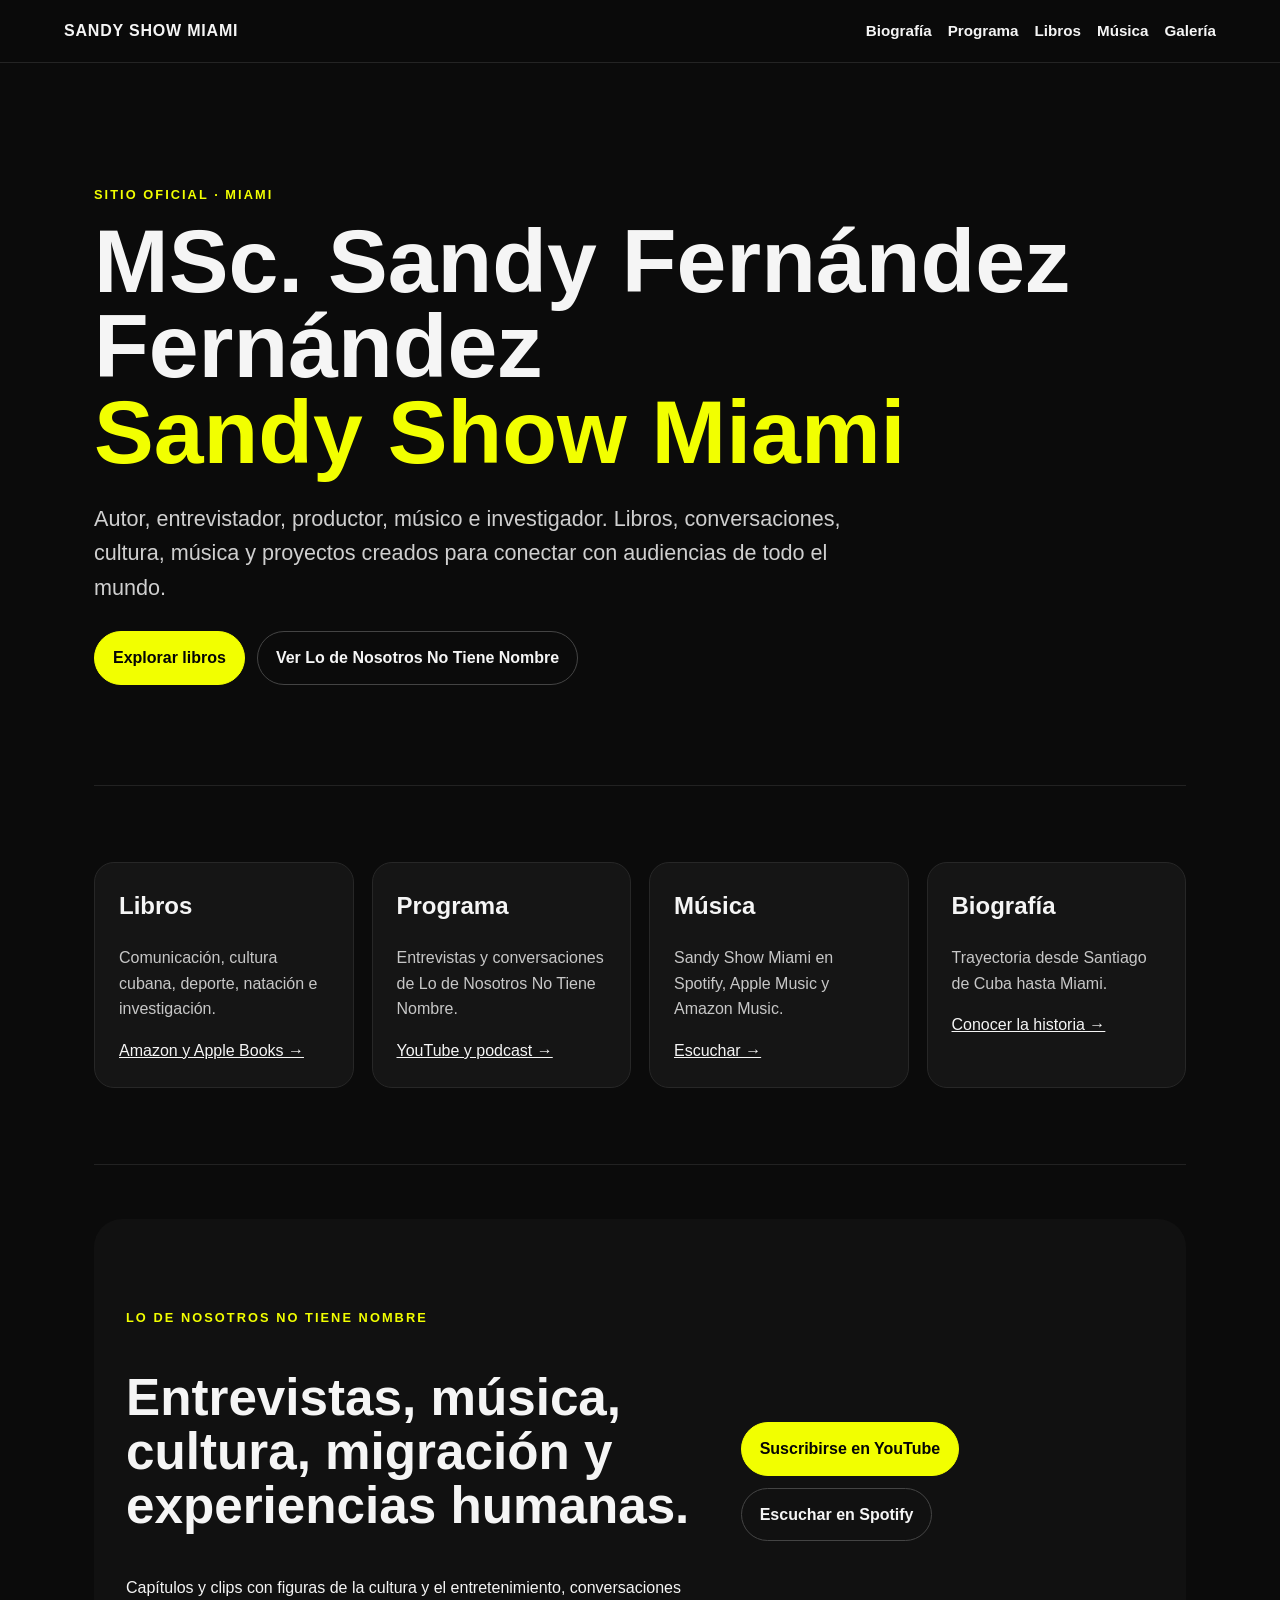
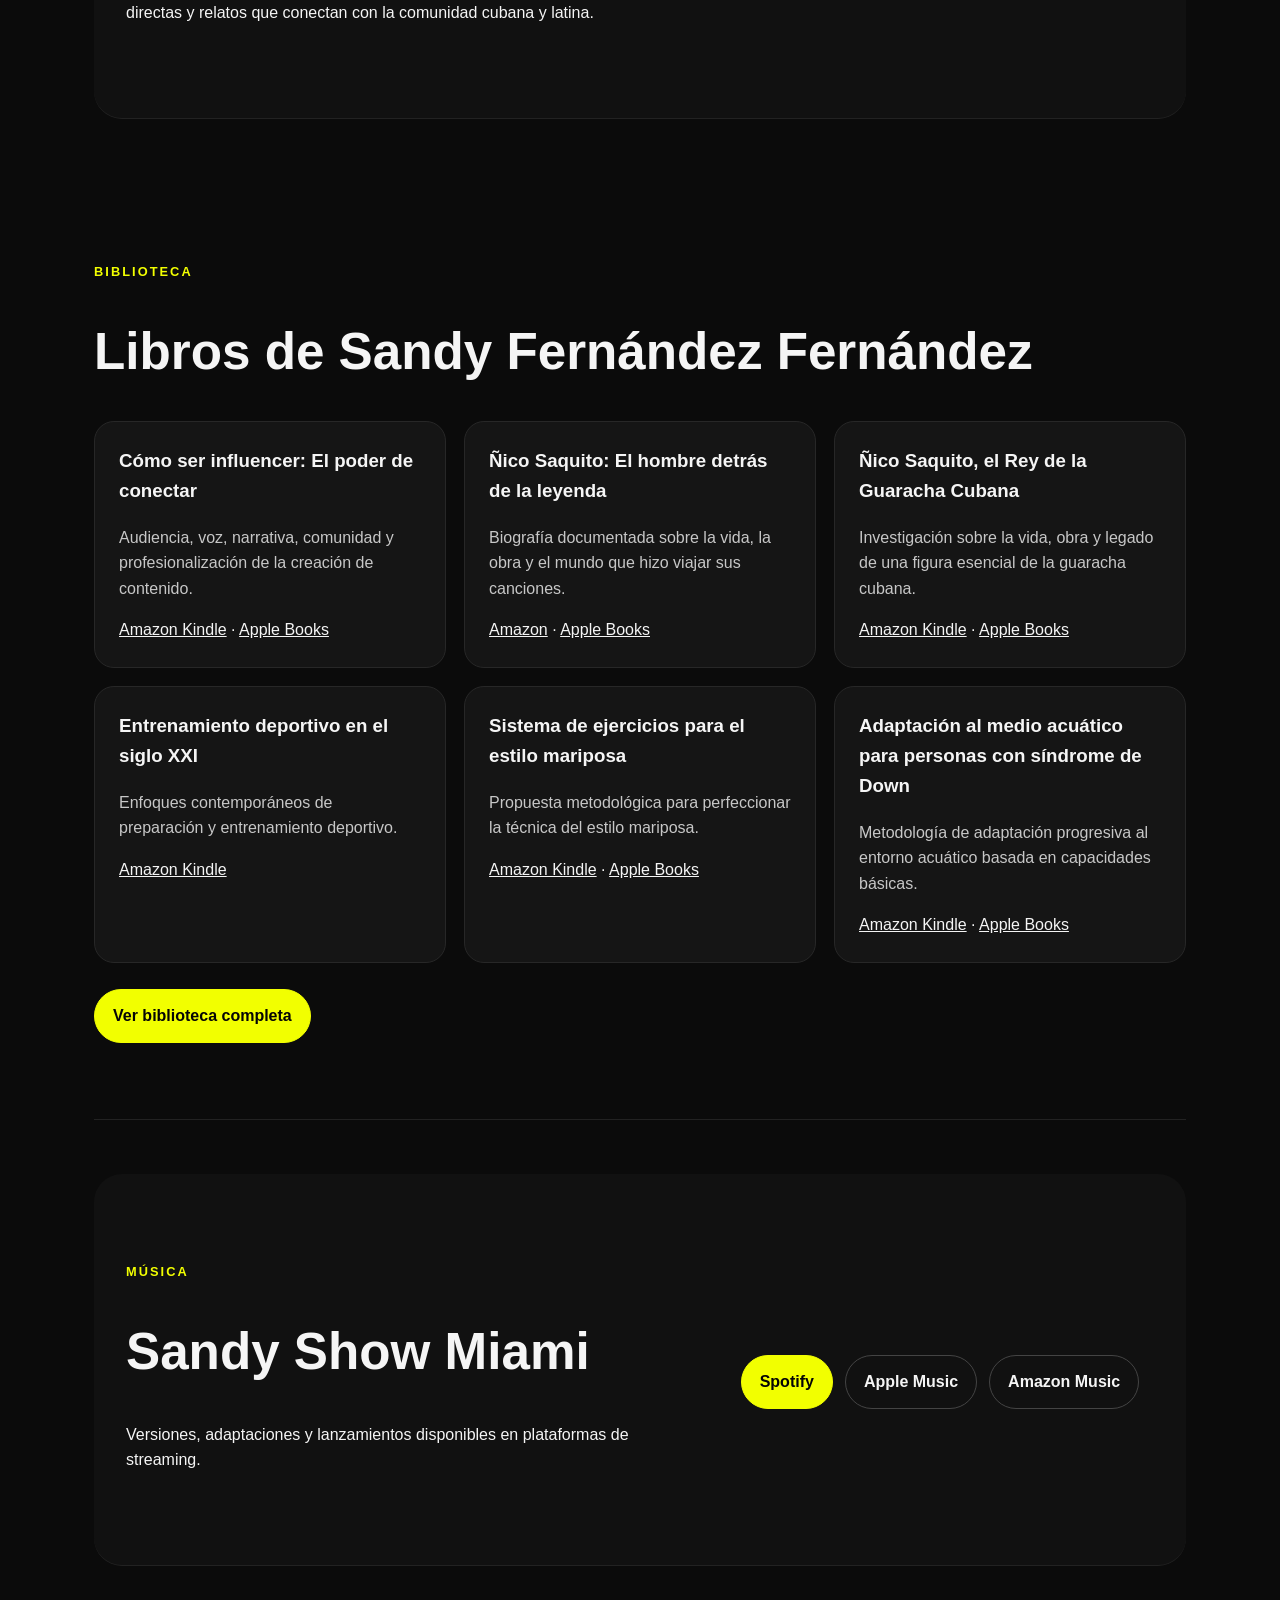
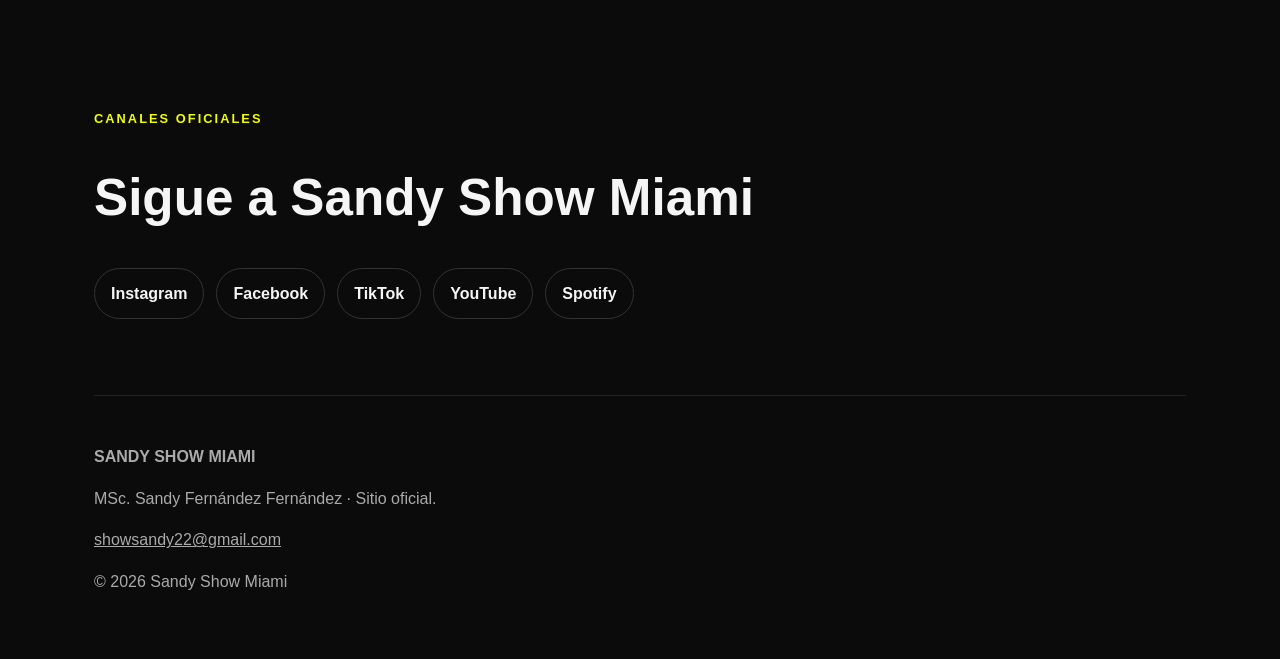
<file: index.html>
<!doctype html>
<html lang="es">
<head>
  <meta charset="utf-8">
  <meta name="viewport" content="width=device-width,initial-scale=1">
  <title>Sandy Show Miami | MSc. Sandy Fernández Fernández — Libros, Podcast, Música y Medios</title>
  <meta name="description" content="Sitio oficial de MSc. Sandy Fernández Fernández, conocido como Sandy Show Miami. Libros en Amazon y Apple Books, Lo de Nosotros No Tiene Nombre, música, biografía, galería y proyectos de medios desde Miami.">
  <meta name="keywords" content="Sandy Show Miami,Sandy Fernández Fernández,Lo de Nosotros No Tiene Nombre,libros Sandy Fernández,Ñico Saquito,guaracha cubana,marketing digital,influencer,natación mariposa,síndrome de Down,deporte,podcast cubano,música cubana">
  <meta name="author" content="MSc. Sandy Fernández Fernández">
  <meta name="robots" content="index,follow,max-image-preview:large,max-snippet:-1,max-video-preview:-1">
  <link rel="canonical" href="https://sandyshowmiami.com/">
  <link rel="stylesheet" href="/styles.css">
  <link rel="manifest" href="/site.webmanifest">
  <meta property="og:type" content="website">
  <meta property="og:site_name" content="Sandy Show Miami">
  <meta property="og:title" content="Sandy Show Miami | MSc. Sandy Fernández Fernández">
  <meta property="og:description" content="Libros, entrevistas, música, investigación, marketing y trayectoria de Sandy Fernández Fernández — Sandy Show Miami.">
  <meta property="og:url" content="https://sandyshowmiami.com/">
  <meta name="twitter:card" content="summary_large_image">
  <script type="application/ld+json">
  {
    "@context":"https://schema.org",
    "@graph":[
      {
        "@type":"Person",
        "@id":"https://sandyshowmiami.com/#person",
        "name":"MSc. Sandy Fernández Fernández",
        "alternateName":["Sandy Fernández Fernández","Sandy Show Miami","Sandy Show"],
        "url":"https://sandyshowmiami.com/",
        "jobTitle":["Autor","Entrevistador","Productor","Músico","Investigador"],
        "sameAs":[
          "https://www.instagram.com/sandyshowmiami/",
          "https://www.facebook.com/sandyshowmiami/",
          "https://www.tiktok.com/@sandyshowmiami",
          "https://www.youtube.com/@LoDeNosotrosNoTieneNombre",
          "https://open.spotify.com/artist/2z1c8f51dQQsOuAaoIiLI3",
          "https://music.apple.com/us/artist/sandy-show-miami/6783455339"
        ]
      },
      {
        "@type":"Organization",
        "@id":"https://sandyshowmiami.com/#brand",
        "name":"Sandy Show Miami",
        "url":"https://sandyshowmiami.com/",
        "founder":{"@id":"https://sandyshowmiami.com/#person"},
        "sameAs":[
          "https://www.instagram.com/sandyshowmiami/",
          "https://www.facebook.com/sandyshowmiami/",
          "https://www.tiktok.com/@sandyshowmiami"
        ]
      },
      {
        "@type":"PodcastSeries",
        "@id":"https://sandyshowmiami.com/programa#podcast",
        "name":"Lo de Nosotros No Tiene Nombre",
        "url":"https://sandyshowmiami.com/programa",
        "creator":{"@id":"https://sandyshowmiami.com/#person"},
        "sameAs":[
          "https://www.youtube.com/@LoDeNosotrosNoTieneNombre",
          "https://open.spotify.com/show/033Y5hWuuSFOrQjXO4KJoz"
        ]
      },
      {
        "@type":"WebSite",
        "@id":"https://sandyshowmiami.com/#website",
        "url":"https://sandyshowmiami.com/",
        "name":"Sandy Show Miami",
        "publisher":{"@id":"https://sandyshowmiami.com/#brand"},
        "inLanguage":["es","en"]
      }
    ]
  }
  </script>
</head>
<body>
<header class="site-header">
  <a class="brand" href="/">SANDY SHOW MIAMI</a>
  <nav aria-label="Principal">
    <a href="/biografia">Biografía</a><a href="/programa">Programa</a><a href="/libro">Libros</a><a href="/musica">Música</a><a href="/galeria">Galería</a>
  </nav>
</header>

<main>
<section class="hero">
  <p class="eyebrow">SITIO OFICIAL · MIAMI</p>
  <h1>MSc. Sandy Fernández Fernández <span>Sandy Show Miami</span></h1>
  <p class="lead">Autor, entrevistador, productor, músico e investigador. Libros, conversaciones, cultura, música y proyectos creados para conectar con audiencias de todo el mundo.</p>
  <div class="actions"><a class="btn primary" href="/libro">Explorar libros</a><a class="btn" href="/programa">Ver Lo de Nosotros No Tiene Nombre</a></div>
</section>

<section class="grid four" aria-label="Áreas principales">
  <article><h2>Libros</h2><p>Comunicación, cultura cubana, deporte, natación e investigación.</p><a href="/libro">Amazon y Apple Books →</a></article>
  <article><h2>Programa</h2><p>Entrevistas y conversaciones de Lo de Nosotros No Tiene Nombre.</p><a href="/programa">YouTube y podcast →</a></article>
  <article><h2>Música</h2><p>Sandy Show Miami en Spotify, Apple Music y Amazon Music.</p><a href="/musica">Escuchar →</a></article>
  <article><h2>Biografía</h2><p>Trayectoria desde Santiago de Cuba hasta Miami.</p><a href="/biografia">Conocer la historia →</a></article>
</section>

<section class="spotlight">
  <div><p class="eyebrow">LO DE NOSOTROS NO TIENE NOMBRE</p><h2>Entrevistas, música, cultura, migración y experiencias humanas.</h2><p>Capítulos y clips con figuras de la cultura y el entretenimiento, conversaciones directas y relatos que conectan con la comunidad cubana y latina.</p></div>
  <div class="actions"><a class="btn primary" href="https://www.youtube.com/@LoDeNosotrosNoTieneNombre" target="_blank" rel="noopener">Suscribirse en YouTube</a><a class="btn" href="https://open.spotify.com/show/033Y5hWuuSFOrQjXO4KJoz" target="_blank" rel="noopener">Escuchar en Spotify</a></div>
</section>

<section>
  <p class="eyebrow">BIBLIOTECA</p>
  <h2>Libros de Sandy Fernández Fernández</h2>
  <div class="grid three">
    <article><h3>Cómo ser influencer: El poder de conectar</h3><p>Audiencia, voz, narrativa, comunidad y profesionalización de la creación de contenido.</p><a href="https://www.amazon.com/dp/B0HDKDR2WD">Amazon Kindle</a> · <a href="https://books.apple.com/us/book/how-to-be-an-influencer/id6807143256">Apple Books</a></article>
    <article><h3>Ñico Saquito: El hombre detrás de la leyenda</h3><p>Biografía documentada sobre la vida, la obra y el mundo que hizo viajar sus canciones.</p><a href="https://a.co/d/000w4yb0">Amazon</a> · <a href="https://books.apple.com/us/book/%C3%B1ico-saquito/id6804259719">Apple Books</a></article>
    <article><h3>Ñico Saquito, el Rey de la Guaracha Cubana</h3><p>Investigación sobre la vida, obra y legado de una figura esencial de la guaracha cubana.</p><a href="https://www.amazon.com/dp/B0GX5HVBYL">Amazon Kindle</a> · <a href="https://books.apple.com/us/book/%C3%B1ico-saquito/id6804259518">Apple Books</a></article>
    <article><h3>Entrenamiento deportivo en el siglo XXI</h3><p>Enfoques contemporáneos de preparación y entrenamiento deportivo.</p><a href="https://www.amazon.com/dp/B0H9PNRBVY">Amazon Kindle</a></article>
    <article><h3>Sistema de ejercicios para el estilo mariposa</h3><p>Propuesta metodológica para perfeccionar la técnica del estilo mariposa.</p><a href="https://www.amazon.com/dp/B0H9JCRZ8W">Amazon Kindle</a> · <a href="https://books.apple.com/us/book/a-system-of-exercises-for-improving-butterfly/id6804263588">Apple Books</a></article>
    <article><h3>Adaptación al medio acuático para personas con síndrome de Down</h3><p>Metodología de adaptación progresiva al entorno acuático basada en capacidades básicas.</p><a href="https://www.amazon.com/dp/B0H9PJOBRH">Amazon Kindle</a> · <a href="https://books.apple.com/mx/book/adaptaci%C3%B3n-al-medio-acu%C3%A1tico/id6804256939">Apple Books</a></article>
  </div>
  <div class="actions"><a class="btn primary" href="/libro">Ver biblioteca completa</a></div>
</section>

<section class="spotlight">
  <div><p class="eyebrow">MÚSICA</p><h2>Sandy Show Miami</h2><p>Versiones, adaptaciones y lanzamientos disponibles en plataformas de streaming.</p></div>
  <div class="actions"><a class="btn primary" href="https://open.spotify.com/artist/2z1c8f51dQQsOuAaoIiLI3">Spotify</a><a class="btn" href="https://music.apple.com/us/artist/sandy-show-miami/6783455339">Apple Music</a><a class="btn" href="https://music.amazon.com/artists/B0H6GC23J3/sandy-show-miami">Amazon Music</a></div>
</section>

<section>
  <p class="eyebrow">CANALES OFICIALES</p><h2>Sigue a Sandy Show Miami</h2>
  <div class="socials">
    <a href="https://www.instagram.com/sandyshowmiami/">Instagram</a>
    <a href="https://www.facebook.com/sandyshowmiami/">Facebook</a>
    <a href="https://www.tiktok.com/@sandyshowmiami">TikTok</a>
    <a href="https://www.youtube.com/@LoDeNosotrosNoTieneNombre">YouTube</a>
    <a href="https://open.spotify.com/artist/2z1c8f51dQQsOuAaoIiLI3">Spotify</a>
  </div>
</section>
</main>

<footer><strong>SANDY SHOW MIAMI</strong><p>MSc. Sandy Fernández Fernández · Sitio oficial.</p><p><a href="mailto:showsandy22@gmail.com">showsandy22@gmail.com</a></p><p>© 2026 Sandy Show Miami</p></footer>
<script src="/script.js" defer></script>
</body></html>
</file>
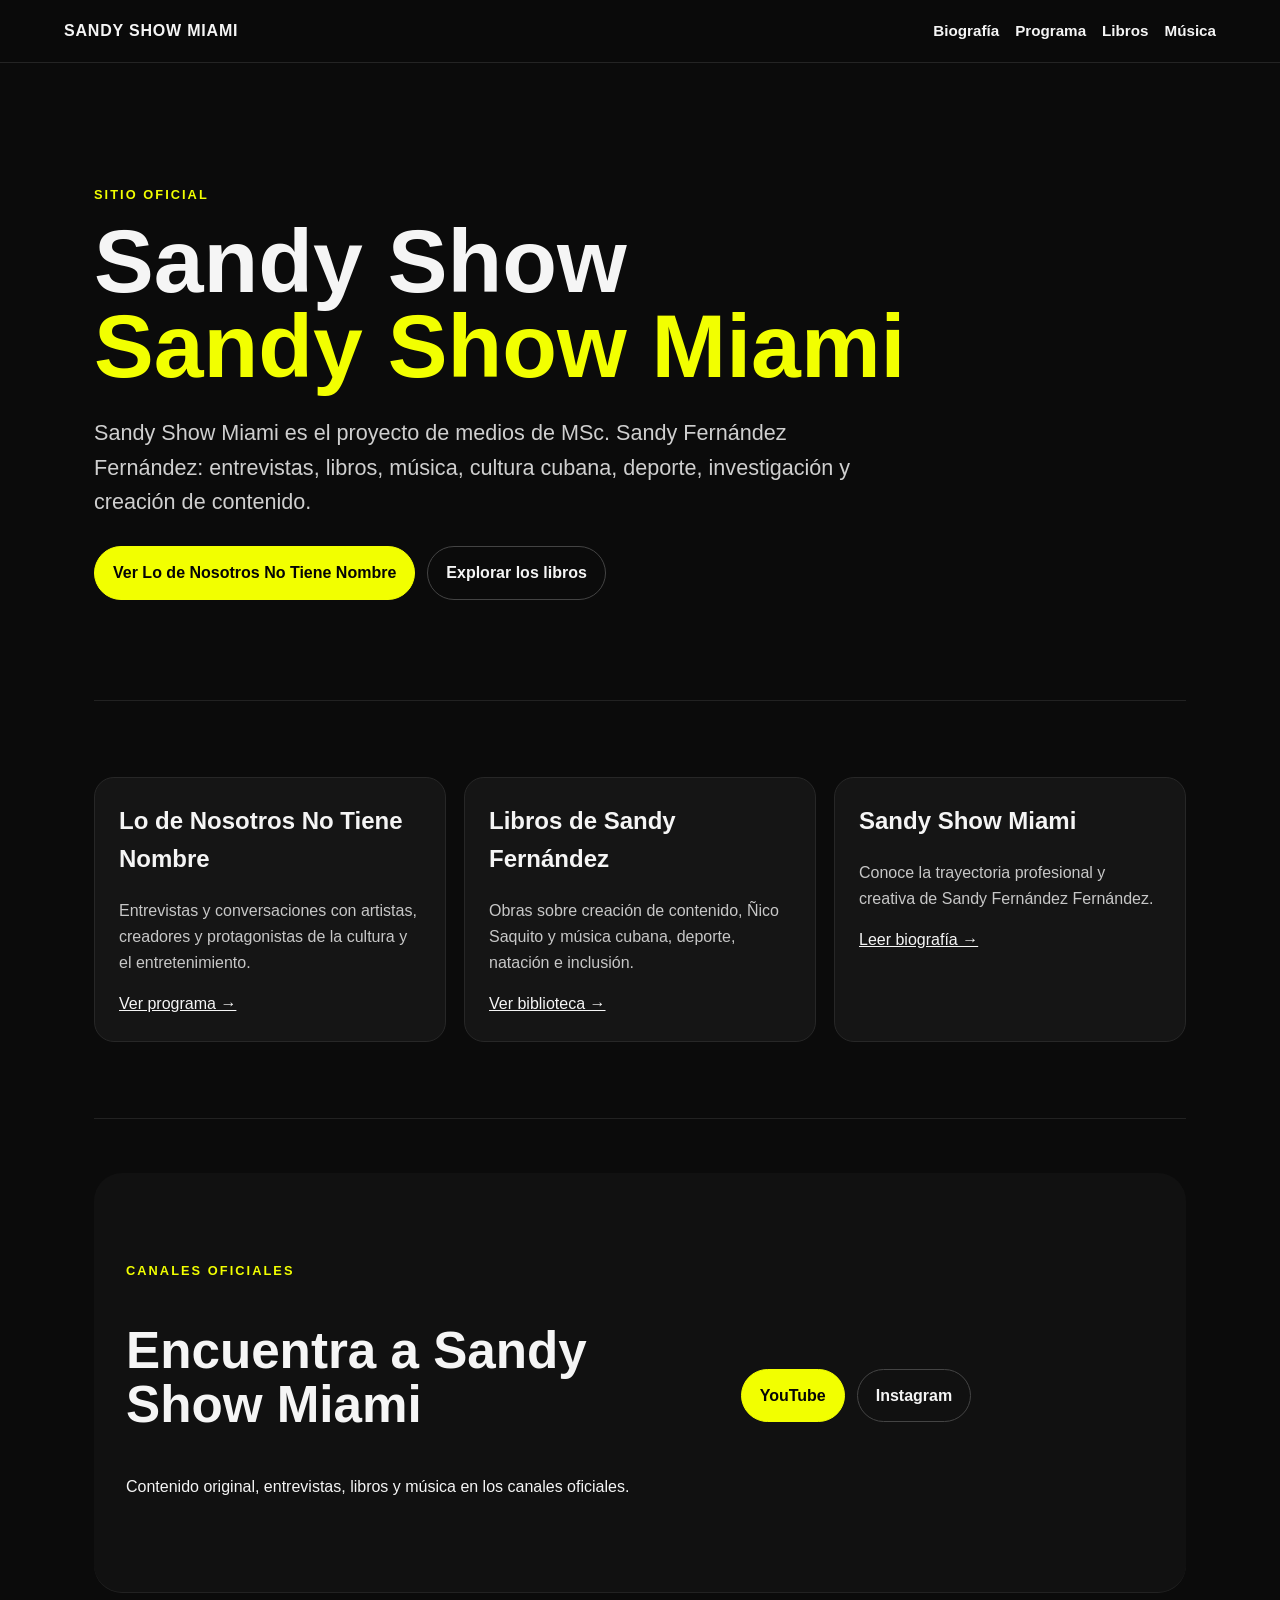
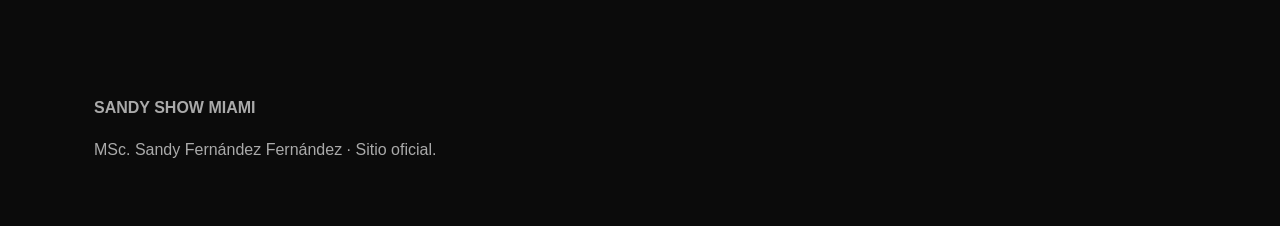
<file: sandy-show/index.html>
<!doctype html>
<html lang="es">
<head>
<meta charset="utf-8"><meta name="viewport" content="width=device-width,initial-scale=1">
<title>Sandy Show | Sandy Show Miami — MSc. Sandy Fernández Fernández</title>
<meta name="description" content="Sitio oficial de Sandy Show Miami, proyecto de MSc. Sandy Fernández Fernández: Lo de Nosotros No Tiene Nombre, entrevistas, libros, música, cultura cubana y creación de contenido.">
<meta name="robots" content="index,follow,max-image-preview:large,max-snippet:-1,max-video-preview:-1">
<link rel="canonical" href="https://sandyshowmiami.com/sandy-show/">
<link rel="stylesheet" href="/styles.css">
<script type="application/ld+json">{"@context":"https://schema.org","@graph":[{"@type":"Person","@id":"https://sandyshowmiami.com/#person","name":"MSc. Sandy Fernández Fernández","alternateName":["Sandy Show","Sandy Show Miami","Sandy Fernández"],"url":"https://sandyshowmiami.com/"},{"@type":"WebPage","@id":"https://sandyshowmiami.com/sandy-show/#page","url":"https://sandyshowmiami.com/sandy-show/","name":"Sandy Show | Sandy Show Miami","about":{"@id":"https://sandyshowmiami.com/#person"},"inLanguage":"es"}]}</script>
</head>
<body><header class="site-header"><a class="brand" href="/">SANDY SHOW MIAMI</a><nav aria-label="Principal"><a href="/biografia">Biografía</a><a href="/programa">Programa</a><a href="/libro">Libros</a><a href="/musica">Música</a></nav></header>
<main><section class="hero"><p class="eyebrow">SITIO OFICIAL</p><h1>Sandy Show <span>Sandy Show Miami</span></h1><p class="lead">Sandy Show Miami es el proyecto de medios de MSc. Sandy Fernández Fernández: entrevistas, libros, música, cultura cubana, deporte, investigación y creación de contenido.</p><div class="actions"><a class="btn primary" href="/programa">Ver Lo de Nosotros No Tiene Nombre</a><a class="btn" href="/libro">Explorar los libros</a></div></section>
<section class="grid three"><article><h2>Lo de Nosotros No Tiene Nombre</h2><p>Entrevistas y conversaciones con artistas, creadores y protagonistas de la cultura y el entretenimiento.</p><a href="/programa">Ver programa →</a></article><article><h2>Libros de Sandy Fernández</h2><p>Obras sobre creación de contenido, Ñico Saquito y música cubana, deporte, natación e inclusión.</p><a href="/libro">Ver biblioteca →</a></article><article><h2>Sandy Show Miami</h2><p>Conoce la trayectoria profesional y creativa de Sandy Fernández Fernández.</p><a href="/biografia">Leer biografía →</a></article></section>
<section class="spotlight"><div><p class="eyebrow">CANALES OFICIALES</p><h2>Encuentra a Sandy Show Miami</h2><p>Contenido original, entrevistas, libros y música en los canales oficiales.</p></div><div class="actions"><a class="btn primary" href="https://www.youtube.com/@LoDeNosotrosNoTieneNombre" rel="noopener">YouTube</a><a class="btn" href="https://www.instagram.com/sandyshowmiami/" rel="noopener">Instagram</a></div></section></main>
<footer><strong>SANDY SHOW MIAMI</strong><p>MSc. Sandy Fernández Fernández · Sitio oficial.</p></footer></body></html>
</file>
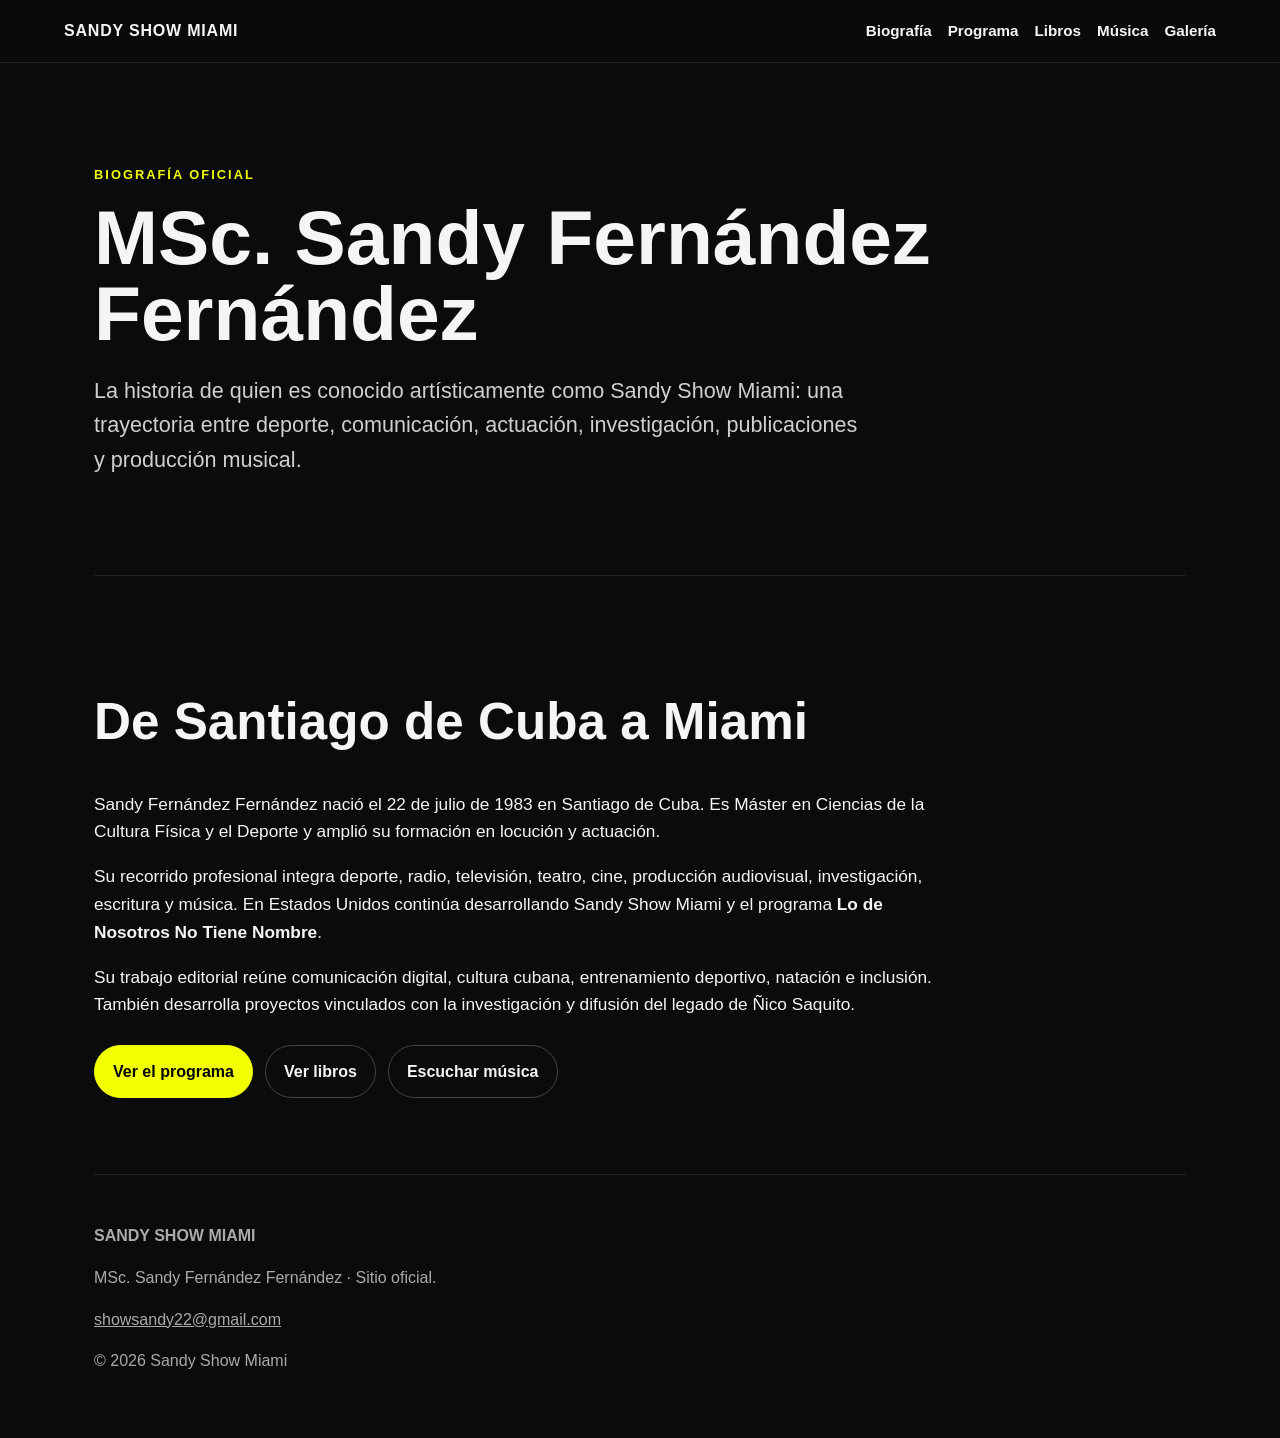
<file: biografia.html>
<!doctype html><html lang="es"><head><meta charset="utf-8"><meta name="viewport" content="width=device-width,initial-scale=1"><title>Biografía de Sandy Fernández Fernández | Sandy Show Miami</title><meta name="description" content="Biografía oficial de MSc. Sandy Fernández Fernández, conocido artísticamente como Sandy Show Miami: deporte, medios, actuación, investigación, libros, música y producción."><meta name="robots" content="index,follow,max-image-preview:large,max-snippet:-1,max-video-preview:-1"><link rel="canonical" href="https://sandyshowmiami.com/biografia"><link rel="stylesheet" href="/styles.css"><meta property="og:type" content="website"><meta property="og:title" content="Biografía de Sandy Fernández Fernández | Sandy Show Miami"><meta property="og:description" content="Biografía oficial de MSc. Sandy Fernández Fernández, conocido artísticamente como Sandy Show Miami: deporte, medios, actuación, investigación, libros, música y producción."><meta property="og:url" content="https://sandyshowmiami.com/biografia"><meta name="twitter:card" content="summary_large_image"><script type="application/ld+json">{"@context":"https://schema.org","@type":"ProfilePage","mainEntity":{"@type":"Person","name":"MSc. Sandy Fernández Fernández","alternateName":["Sandy Show Miami","Sandy Show"],"url":"https://sandyshowmiami.com/"}}</script></head><body><header class="site-header"><a class="brand" href="/">SANDY SHOW MIAMI</a><nav aria-label="Principal"><a href="/biografia">Biografía</a><a href="/programa">Programa</a><a href="/libro">Libros</a><a href="/musica">Música</a><a href="/galeria">Galería</a></nav></header><main><section class="page-hero"><p class="eyebrow">BIOGRAFÍA OFICIAL</p><h1>MSc. Sandy Fernández Fernández</h1><p class="lead">La historia de quien es conocido artísticamente como Sandy Show Miami: una trayectoria entre deporte, comunicación, actuación, investigación, publicaciones y producción musical.</p></section>
<section><h2>De Santiago de Cuba a Miami</h2><div class="bio-copy"><p>Sandy Fernández Fernández nació el 22 de julio de 1983 en Santiago de Cuba. Es Máster en Ciencias de la Cultura Física y el Deporte y amplió su formación en locución y actuación.</p><p>Su recorrido profesional integra deporte, radio, televisión, teatro, cine, producción audiovisual, investigación, escritura y música. En Estados Unidos continúa desarrollando Sandy Show Miami y el programa <strong>Lo de Nosotros No Tiene Nombre</strong>.</p><p>Su trabajo editorial reúne comunicación digital, cultura cubana, entrenamiento deportivo, natación e inclusión. También desarrolla proyectos vinculados con la investigación y difusión del legado de Ñico Saquito.</p></div><div class="actions"><a class="btn primary" href="/programa">Ver el programa</a><a class="btn" href="/libro">Ver libros</a><a class="btn" href="/musica">Escuchar música</a></div></section></main><footer><strong>SANDY SHOW MIAMI</strong><p>MSc. Sandy Fernández Fernández · Sitio oficial.</p><p><a href="mailto:showsandy22@gmail.com">showsandy22@gmail.com</a></p><p>© 2026 Sandy Show Miami</p></footer><script src="/script.js" defer></script></body></html>
</file>
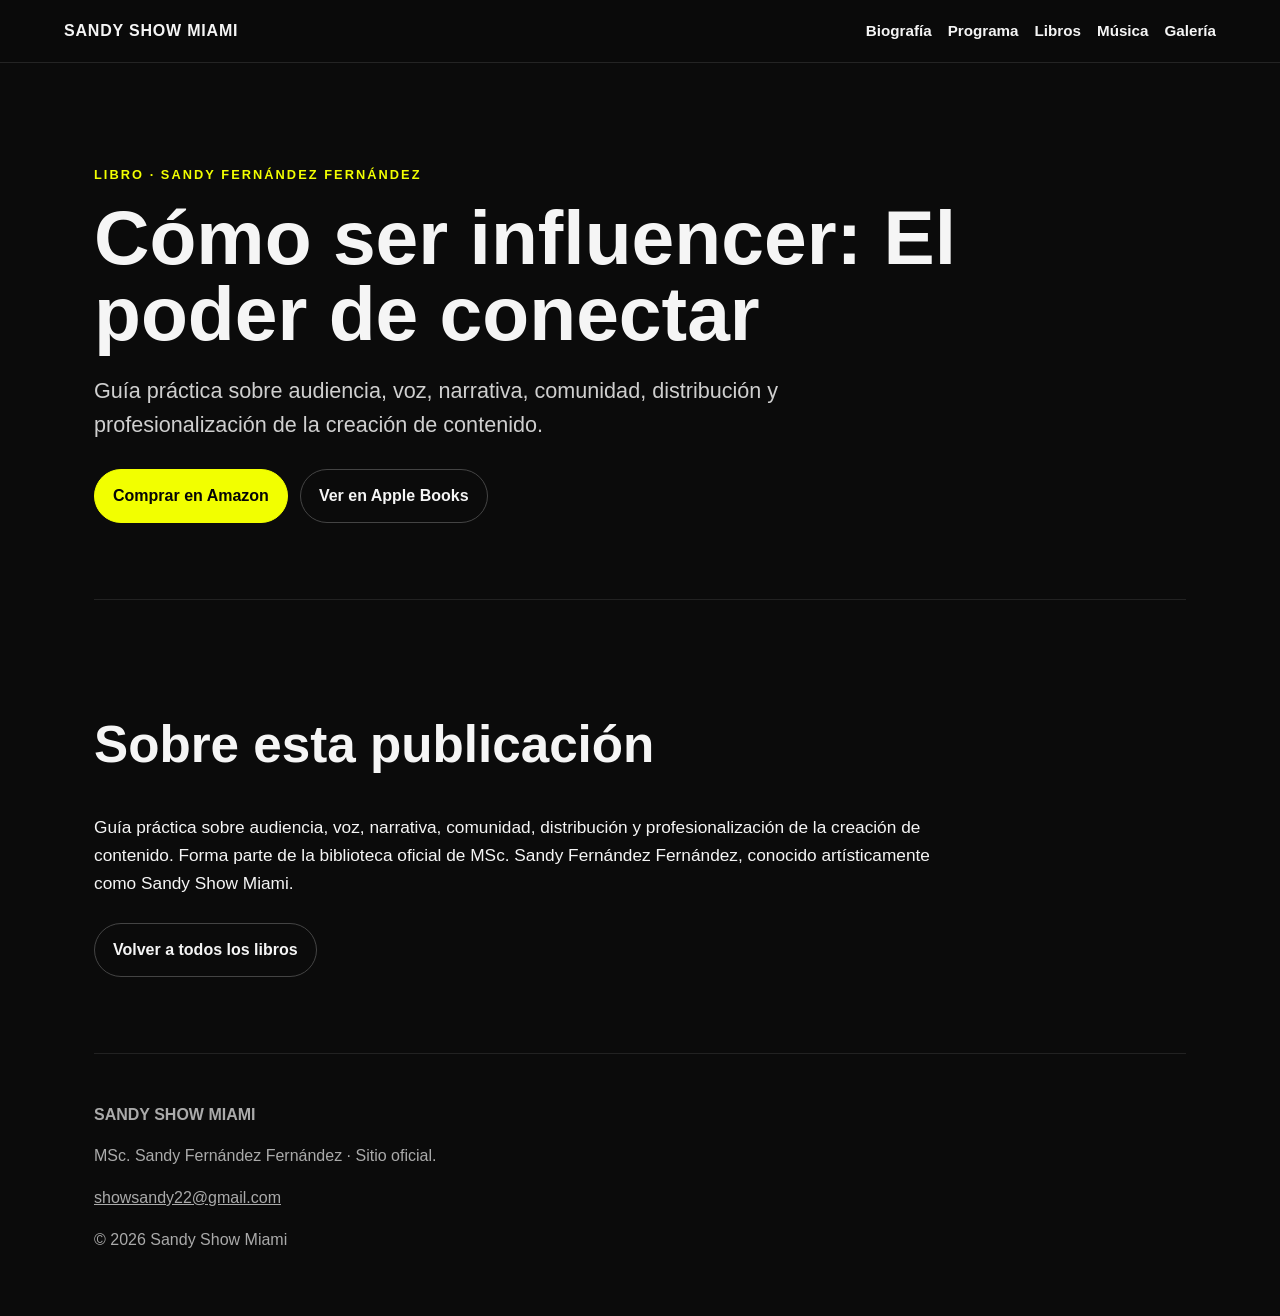
<file: como-ser-influencer-el-poder-de-conectar.html>
<!doctype html><html lang="es"><head><meta charset="utf-8"><meta name="viewport" content="width=device-width,initial-scale=1"><title>Cómo ser influencer: El poder de conectar | Sandy Fernández Fernández</title><meta name="description" content="Guía práctica sobre audiencia, voz, narrativa, comunidad, distribución y profesionalización de la creación de contenido. Libro de MSc. Sandy Fernández Fernández, Sandy Show Miami. Disponible en Amazon y Apple Books."><meta name="robots" content="index,follow,max-image-preview:large,max-snippet:-1,max-video-preview:-1"><link rel="canonical" href="https://sandyshowmiami.com/como-ser-influencer-el-poder-de-conectar"><link rel="stylesheet" href="/styles.css"><meta property="og:type" content="website"><meta property="og:title" content="Cómo ser influencer: El poder de conectar | Sandy Fernández Fernández"><meta property="og:description" content="Guía práctica sobre audiencia, voz, narrativa, comunidad, distribución y profesionalización de la creación de contenido. Libro de MSc. Sandy Fernández Fernández, Sandy Show Miami. Disponible en Amazon y Apple Books."><meta property="og:url" content="https://sandyshowmiami.com/como-ser-influencer-el-poder-de-conectar"><meta name="twitter:card" content="summary_large_image"><script type="application/ld+json">{"@context":"https://schema.org","@type":"Book","name":"Cómo ser influencer: El poder de conectar","author":{"@type":"Person","name":"MSc. Sandy Fernández Fernández","alternateName":"Sandy Show Miami"},"url":"https://sandyshowmiami.com/como-ser-influencer-el-poder-de-conectar"}</script></head><body><header class="site-header"><a class="brand" href="/">SANDY SHOW MIAMI</a><nav aria-label="Principal"><a href="/biografia">Biografía</a><a href="/programa">Programa</a><a href="/libro">Libros</a><a href="/musica">Música</a><a href="/galeria">Galería</a></nav></header><main><section class="page-hero"><p class="eyebrow">LIBRO · SANDY FERNÁNDEZ FERNÁNDEZ</p><h1>Cómo ser influencer: El poder de conectar</h1><p class="lead">Guía práctica sobre audiencia, voz, narrativa, comunidad, distribución y profesionalización de la creación de contenido.</p><div class="actions"><a class="btn primary" href="https://www.amazon.com/dp/B0HDKDR2WD">Comprar en Amazon</a><a class="btn" href="https://books.apple.com/us/book/how-to-be-an-influencer/id6807143256">Ver en Apple Books</a></div></section><section><h2>Sobre esta publicación</h2><p class="bio-copy">Guía práctica sobre audiencia, voz, narrativa, comunidad, distribución y profesionalización de la creación de contenido. Forma parte de la biblioteca oficial de MSc. Sandy Fernández Fernández, conocido artísticamente como Sandy Show Miami.</p><div class="actions"><a class="btn" href="/libro">Volver a todos los libros</a></div></section></main><footer><strong>SANDY SHOW MIAMI</strong><p>MSc. Sandy Fernández Fernández · Sitio oficial.</p><p><a href="mailto:showsandy22@gmail.com">showsandy22@gmail.com</a></p><p>© 2026 Sandy Show Miami</p></footer><script src="/script.js" defer></script></body></html>
</file>
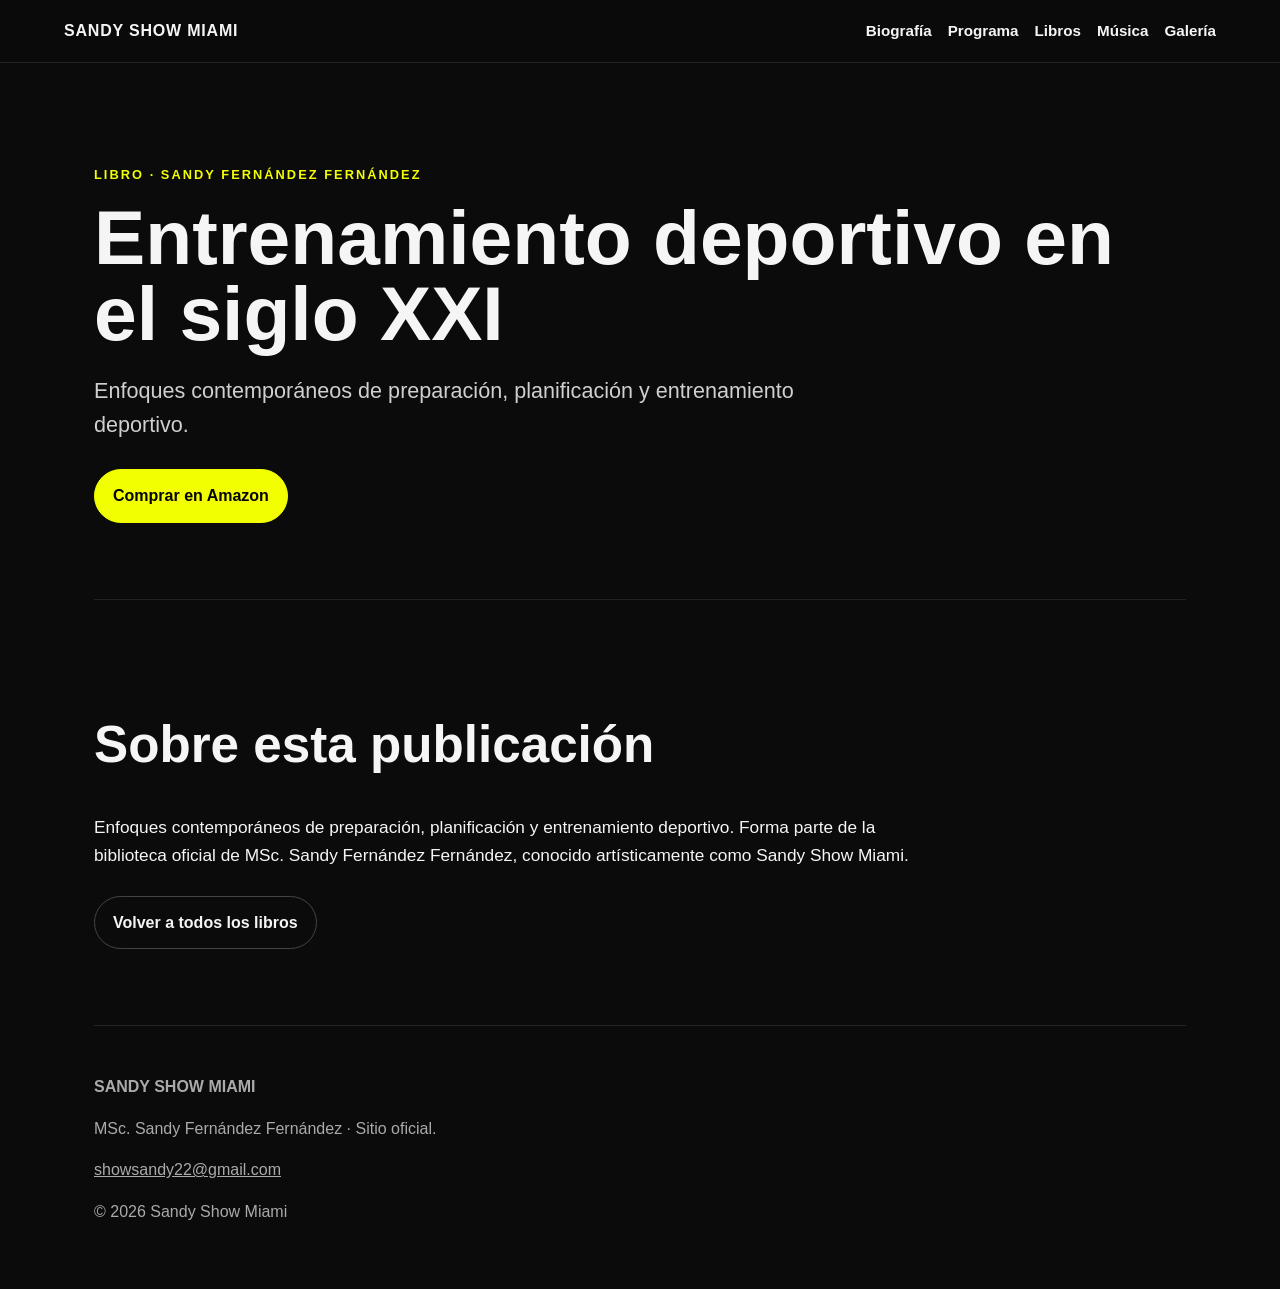
<file: entrenamiento-deportivo.html>
<!doctype html><html lang="es"><head><meta charset="utf-8"><meta name="viewport" content="width=device-width,initial-scale=1"><title>Entrenamiento deportivo en el siglo XXI | Sandy Fernández Fernández</title><meta name="description" content="Enfoques contemporáneos de preparación, planificación y entrenamiento deportivo. Libro de MSc. Sandy Fernández Fernández, Sandy Show Miami. Disponible en Amazon."><meta name="robots" content="index,follow,max-image-preview:large,max-snippet:-1,max-video-preview:-1"><link rel="canonical" href="https://sandyshowmiami.com/entrenamiento-deportivo"><link rel="stylesheet" href="/styles.css"><meta property="og:type" content="website"><meta property="og:title" content="Entrenamiento deportivo en el siglo XXI | Sandy Fernández Fernández"><meta property="og:description" content="Enfoques contemporáneos de preparación, planificación y entrenamiento deportivo. Libro de MSc. Sandy Fernández Fernández, Sandy Show Miami. Disponible en Amazon."><meta property="og:url" content="https://sandyshowmiami.com/entrenamiento-deportivo"><meta name="twitter:card" content="summary_large_image"><script type="application/ld+json">{"@context":"https://schema.org","@type":"Book","name":"Entrenamiento deportivo en el siglo XXI","author":{"@type":"Person","name":"MSc. Sandy Fernández Fernández","alternateName":"Sandy Show Miami"},"url":"https://sandyshowmiami.com/entrenamiento-deportivo"}</script></head><body><header class="site-header"><a class="brand" href="/">SANDY SHOW MIAMI</a><nav aria-label="Principal"><a href="/biografia">Biografía</a><a href="/programa">Programa</a><a href="/libro">Libros</a><a href="/musica">Música</a><a href="/galeria">Galería</a></nav></header><main><section class="page-hero"><p class="eyebrow">LIBRO · SANDY FERNÁNDEZ FERNÁNDEZ</p><h1>Entrenamiento deportivo en el siglo XXI</h1><p class="lead">Enfoques contemporáneos de preparación, planificación y entrenamiento deportivo.</p><div class="actions"><a class="btn primary" href="https://www.amazon.com/dp/B0H9PNRBVY">Comprar en Amazon</a></div></section><section><h2>Sobre esta publicación</h2><p class="bio-copy">Enfoques contemporáneos de preparación, planificación y entrenamiento deportivo. Forma parte de la biblioteca oficial de MSc. Sandy Fernández Fernández, conocido artísticamente como Sandy Show Miami.</p><div class="actions"><a class="btn" href="/libro">Volver a todos los libros</a></div></section></main><footer><strong>SANDY SHOW MIAMI</strong><p>MSc. Sandy Fernández Fernández · Sitio oficial.</p><p><a href="mailto:showsandy22@gmail.com">showsandy22@gmail.com</a></p><p>© 2026 Sandy Show Miami</p></footer><script src="/script.js" defer></script></body></html>
</file>
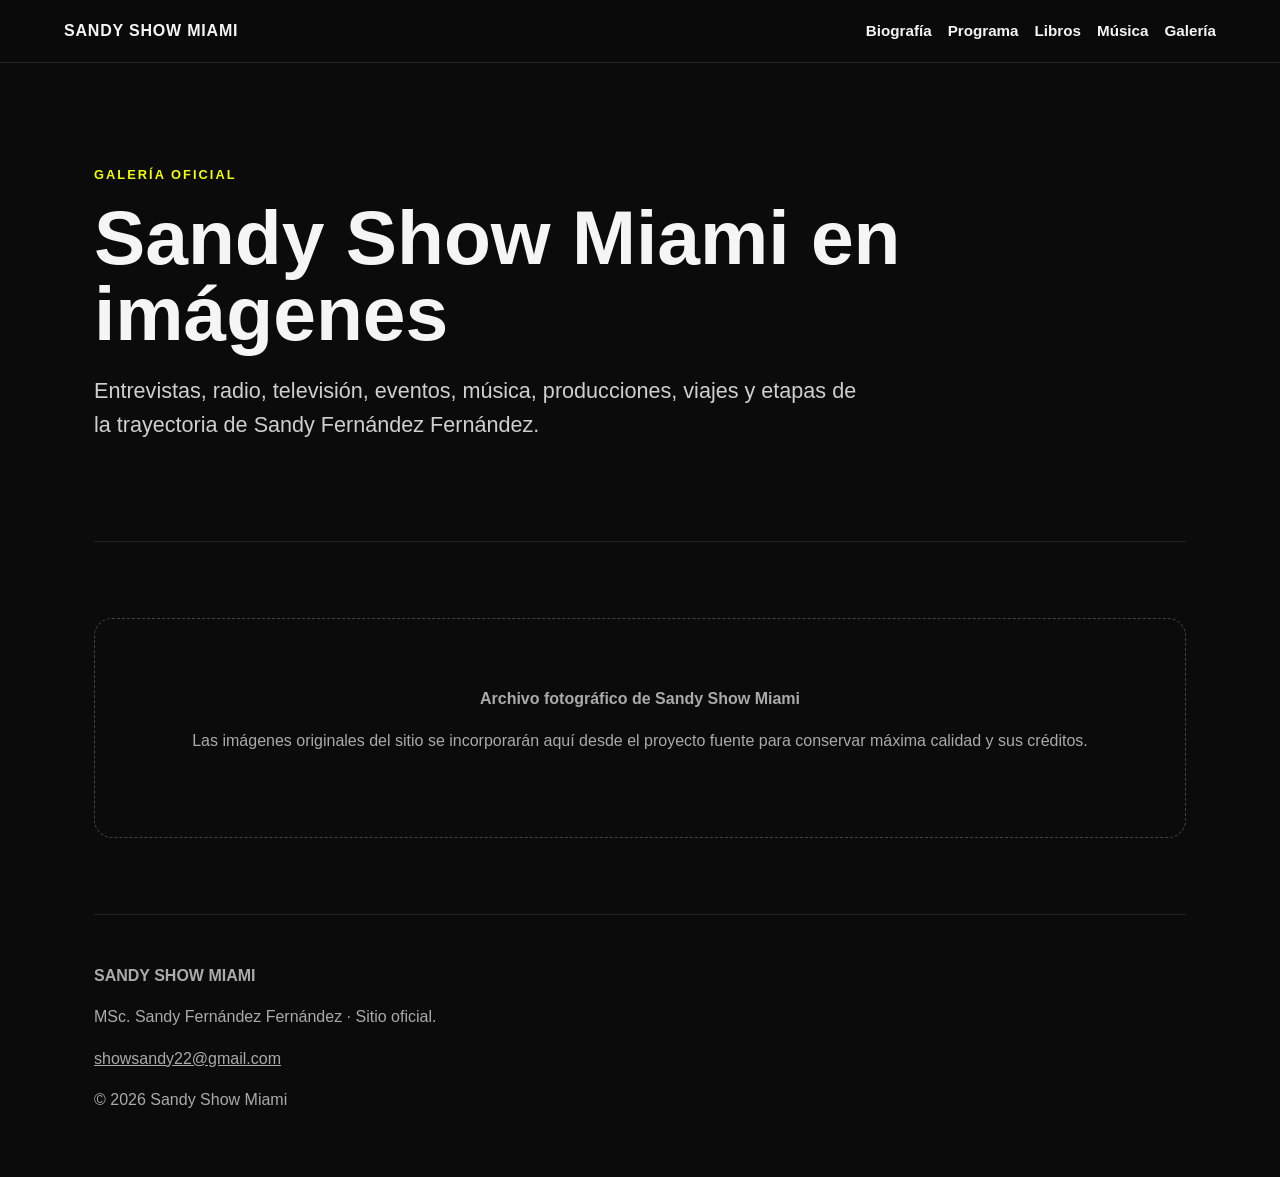
<file: galeria.html>
<!doctype html><html lang="es"><head><meta charset="utf-8"><meta name="viewport" content="width=device-width,initial-scale=1"><title>Galería | Sandy Show Miami — Sandy Fernández Fernández</title><meta name="description" content="Galería oficial de Sandy Show Miami y MSc. Sandy Fernández Fernández: entrevistas, radio, eventos, música, producción audiovisual, deporte y momentos de trayectoria."><meta name="robots" content="index,follow,max-image-preview:large,max-snippet:-1,max-video-preview:-1"><link rel="canonical" href="https://sandyshowmiami.com/galeria"><link rel="stylesheet" href="/styles.css"><meta property="og:type" content="website"><meta property="og:title" content="Galería | Sandy Show Miami — Sandy Fernández Fernández"><meta property="og:description" content="Galería oficial de Sandy Show Miami y MSc. Sandy Fernández Fernández: entrevistas, radio, eventos, música, producción audiovisual, deporte y momentos de trayectoria."><meta property="og:url" content="https://sandyshowmiami.com/galeria"><meta name="twitter:card" content="summary_large_image"></head><body><header class="site-header"><a class="brand" href="/">SANDY SHOW MIAMI</a><nav aria-label="Principal"><a href="/biografia">Biografía</a><a href="/programa">Programa</a><a href="/libro">Libros</a><a href="/musica">Música</a><a href="/galeria">Galería</a></nav></header><main><section class="page-hero"><p class="eyebrow">GALERÍA OFICIAL</p><h1>Sandy Show Miami en imágenes</h1><p class="lead">Entrevistas, radio, televisión, eventos, música, producciones, viajes y etapas de la trayectoria de Sandy Fernández Fernández.</p></section>
<section><div class="gallery-placeholder"><div><strong>Archivo fotográfico de Sandy Show Miami</strong><p>Las imágenes originales del sitio se incorporarán aquí desde el proyecto fuente para conservar máxima calidad y sus créditos.</p></div></div></section></main><footer><strong>SANDY SHOW MIAMI</strong><p>MSc. Sandy Fernández Fernández · Sitio oficial.</p><p><a href="mailto:showsandy22@gmail.com">showsandy22@gmail.com</a></p><p>© 2026 Sandy Show Miami</p></footer><script src="/script.js" defer></script></body></html>
</file>
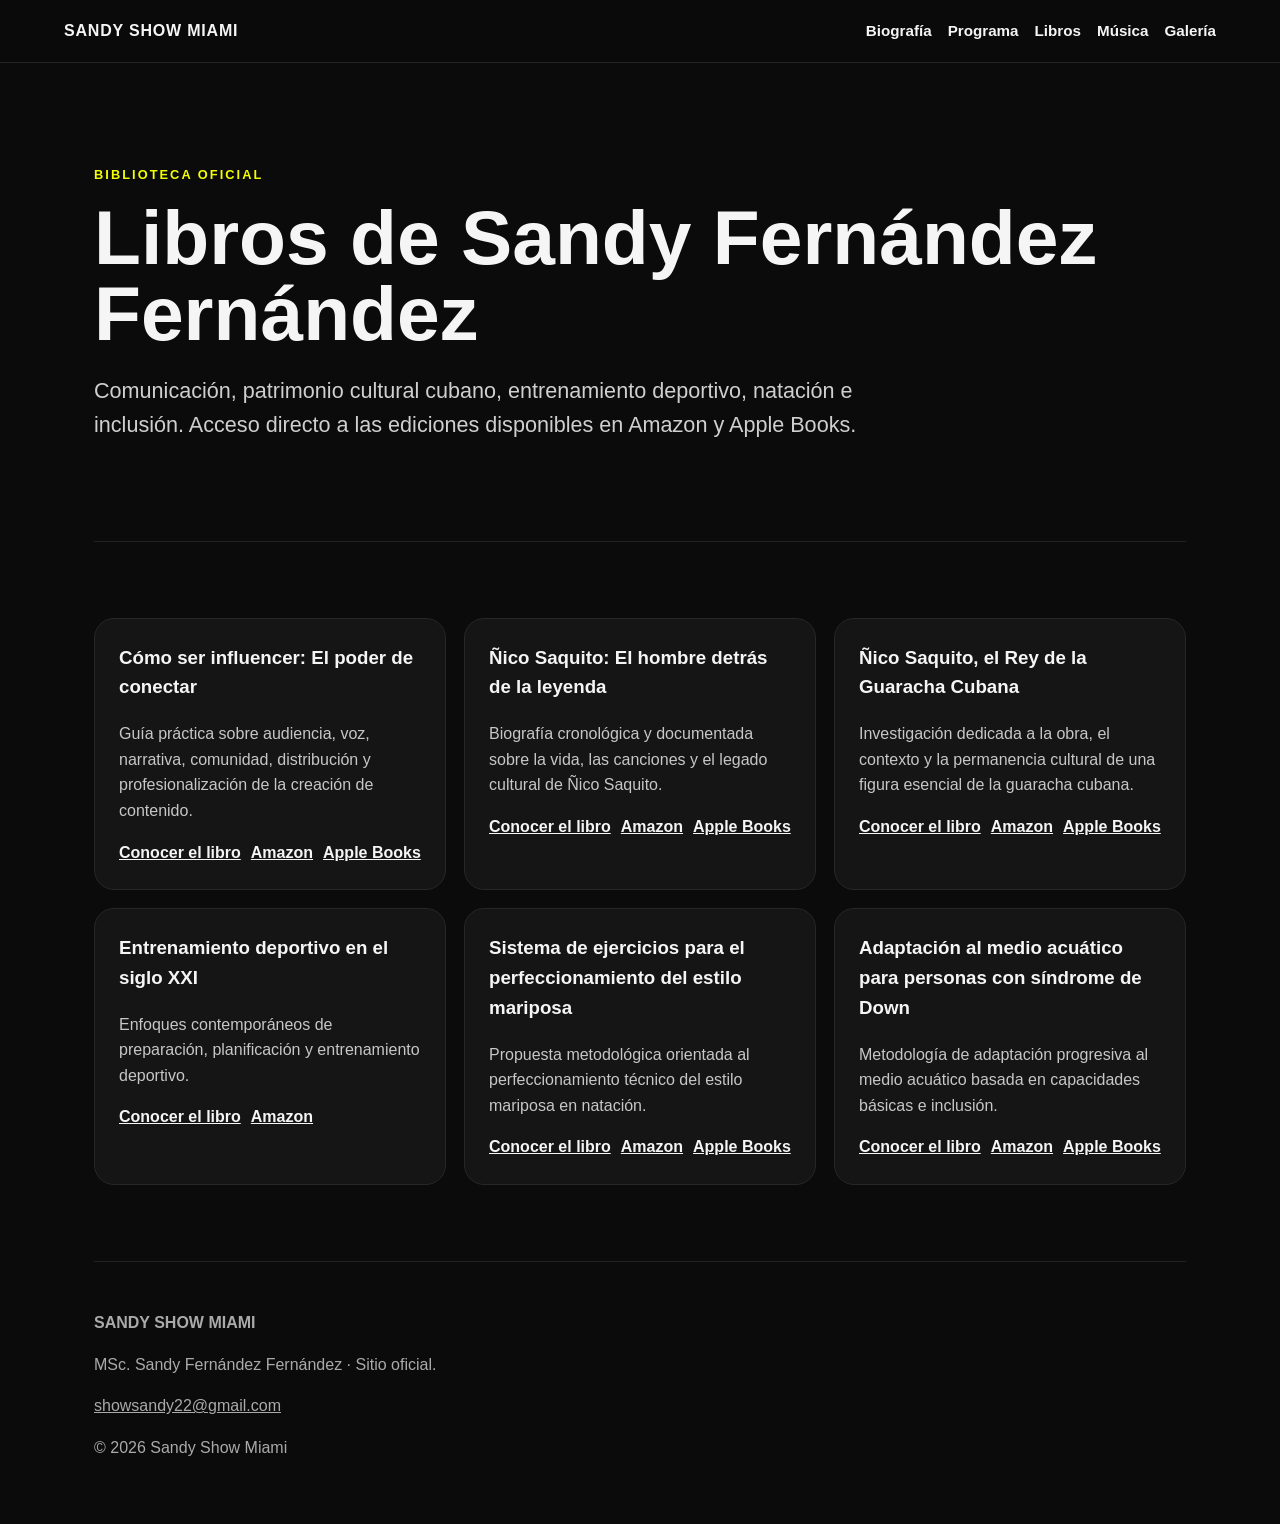
<file: libro.html>
<!doctype html><html lang="es"><head><meta charset="utf-8"><meta name="viewport" content="width=device-width,initial-scale=1"><title>Libros de Sandy Fernández Fernández | Sandy Show Miami</title><meta name="description" content="Biblioteca oficial de MSc. Sandy Fernández Fernández, Sandy Show Miami. Libros sobre comunicación, cultura cubana, entrenamiento deportivo, natación e inclusión, disponibles en Amazon y Apple Books."><meta name="robots" content="index,follow,max-image-preview:large,max-snippet:-1,max-video-preview:-1"><link rel="canonical" href="https://sandyshowmiami.com/libro"><link rel="stylesheet" href="/styles.css"><meta property="og:type" content="website"><meta property="og:title" content="Libros de Sandy Fernández Fernández | Sandy Show Miami"><meta property="og:description" content="Biblioteca oficial de MSc. Sandy Fernández Fernández, Sandy Show Miami. Libros sobre comunicación, cultura cubana, entrenamiento deportivo, natación e inclusión, disponibles en Amazon y Apple Books."><meta property="og:url" content="https://sandyshowmiami.com/libro"><meta name="twitter:card" content="summary_large_image"><script type="application/ld+json">{"@context":"https://schema.org","@type":"CollectionPage","name":"Libros de Sandy Fernández Fernández","url":"https://sandyshowmiami.com/libro","about":{"@type":"Person","name":"MSc. Sandy Fernández Fernández","alternateName":"Sandy Show Miami"}}</script></head><body><header class="site-header"><a class="brand" href="/">SANDY SHOW MIAMI</a><nav aria-label="Principal"><a href="/biografia">Biografía</a><a href="/programa">Programa</a><a href="/libro">Libros</a><a href="/musica">Música</a><a href="/galeria">Galería</a></nav></header><main><section class="page-hero"><p class="eyebrow">BIBLIOTECA OFICIAL</p><h1>Libros de Sandy Fernández Fernández</h1><p class="lead">Comunicación, patrimonio cultural cubano, entrenamiento deportivo, natación e inclusión. Acceso directo a las ediciones disponibles en Amazon y Apple Books.</p></section><section><div class="grid three"><article class="book-card"><h3>Cómo ser influencer: El poder de conectar</h3><p>Guía práctica sobre audiencia, voz, narrativa, comunidad, distribución y profesionalización de la creación de contenido.</p><div class="store-links"><a href="/como-ser-influencer-el-poder-de-conectar">Conocer el libro</a><a href="https://www.amazon.com/dp/B0HDKDR2WD">Amazon</a><a href="https://books.apple.com/us/book/how-to-be-an-influencer/id6807143256">Apple Books</a></div></article><article class="book-card"><h3>Ñico Saquito: El hombre detrás de la leyenda</h3><p>Biografía cronológica y documentada sobre la vida, las canciones y el legado cultural de Ñico Saquito.</p><div class="store-links"><a href="/nico-saquito-el-hombre-detras-de-la-leyenda">Conocer el libro</a><a href="https://a.co/d/000w4yb0">Amazon</a><a href="https://books.apple.com/us/book/%C3%B1ico-saquito/id6804259719">Apple Books</a></div></article><article class="book-card"><h3>Ñico Saquito, el Rey de la Guaracha Cubana</h3><p>Investigación dedicada a la obra, el contexto y la permanencia cultural de una figura esencial de la guaracha cubana.</p><div class="store-links"><a href="/nico-saquito-rey-guaracha-cubana">Conocer el libro</a><a href="https://www.amazon.com/dp/B0GX5HVBYL">Amazon</a><a href="https://books.apple.com/us/book/%C3%B1ico-saquito/id6804259518">Apple Books</a></div></article><article class="book-card"><h3>Entrenamiento deportivo en el siglo XXI</h3><p>Enfoques contemporáneos de preparación, planificación y entrenamiento deportivo.</p><div class="store-links"><a href="/entrenamiento-deportivo">Conocer el libro</a><a href="https://www.amazon.com/dp/B0H9PNRBVY">Amazon</a></div></article><article class="book-card"><h3>Sistema de ejercicios para el perfeccionamiento del estilo mariposa</h3><p>Propuesta metodológica orientada al perfeccionamiento técnico del estilo mariposa en natación.</p><div class="store-links"><a href="/sistema-ejercicios-mariposa">Conocer el libro</a><a href="https://www.amazon.com/dp/B0H9JCRZ8W">Amazon</a><a href="https://books.apple.com/us/book/a-system-of-exercises-for-improving-butterfly/id6804263588">Apple Books</a></div></article><article class="book-card"><h3>Adaptación al medio acuático para personas con síndrome de Down</h3><p>Metodología de adaptación progresiva al medio acuático basada en capacidades básicas e inclusión.</p><div class="store-links"><a href="/natacion-sindrome-down">Conocer el libro</a><a href="https://www.amazon.com/dp/B0H9PJOBRH">Amazon</a><a href="https://books.apple.com/mx/book/adaptaci%C3%B3n-al-medio-acu%C3%A1tico/id6804256939">Apple Books</a></div></article></div></section></main><footer><strong>SANDY SHOW MIAMI</strong><p>MSc. Sandy Fernández Fernández · Sitio oficial.</p><p><a href="mailto:showsandy22@gmail.com">showsandy22@gmail.com</a></p><p>© 2026 Sandy Show Miami</p></footer><script src="/script.js" defer></script></body></html>
</file>
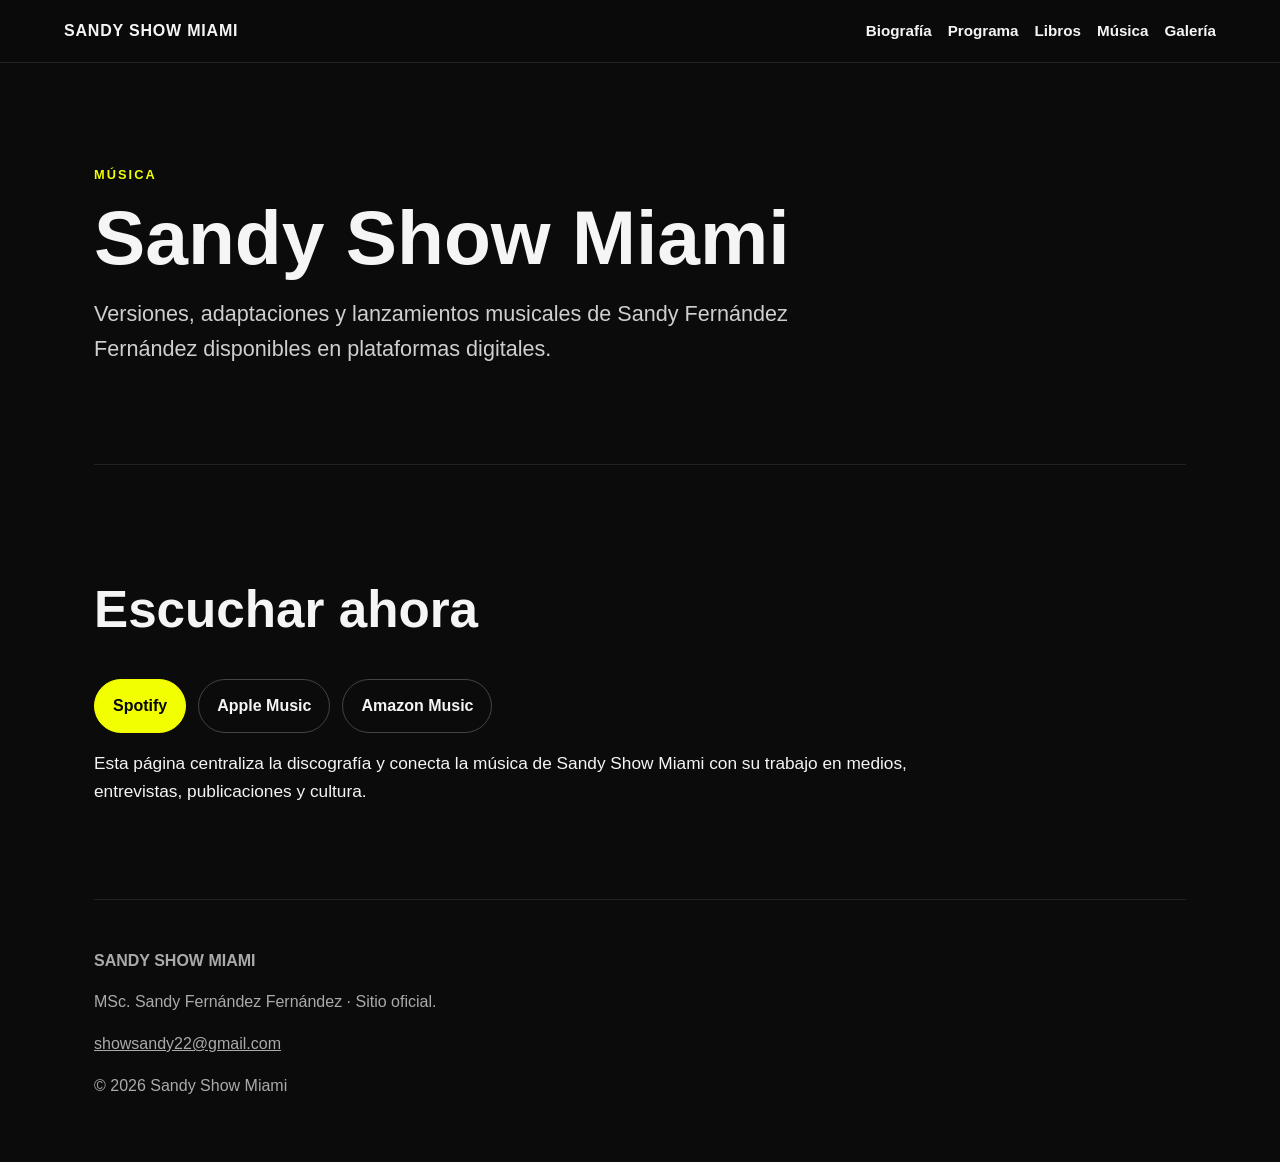
<file: musica.html>
<!doctype html><html lang="es"><head><meta charset="utf-8"><meta name="viewport" content="width=device-width,initial-scale=1"><title>Música de Sandy Show Miami | Spotify, Apple Music y Amazon Music</title><meta name="description" content="Música y lanzamientos de Sandy Show Miami, proyecto artístico de MSc. Sandy Fernández Fernández, disponibles en plataformas de streaming."><meta name="robots" content="index,follow,max-image-preview:large,max-snippet:-1,max-video-preview:-1"><link rel="canonical" href="https://sandyshowmiami.com/musica"><link rel="stylesheet" href="/styles.css"><meta property="og:type" content="website"><meta property="og:title" content="Música de Sandy Show Miami | Spotify, Apple Music y Amazon Music"><meta property="og:description" content="Música y lanzamientos de Sandy Show Miami, proyecto artístico de MSc. Sandy Fernández Fernández, disponibles en plataformas de streaming."><meta property="og:url" content="https://sandyshowmiami.com/musica"><meta name="twitter:card" content="summary_large_image"></head><body><header class="site-header"><a class="brand" href="/">SANDY SHOW MIAMI</a><nav aria-label="Principal"><a href="/biografia">Biografía</a><a href="/programa">Programa</a><a href="/libro">Libros</a><a href="/musica">Música</a><a href="/galeria">Galería</a></nav></header><main><section class="page-hero"><p class="eyebrow">MÚSICA</p><h1>Sandy Show Miami</h1><p class="lead">Versiones, adaptaciones y lanzamientos musicales de Sandy Fernández Fernández disponibles en plataformas digitales.</p></section>
<section><h2>Escuchar ahora</h2><div class="actions"><a class="btn primary" href="https://open.spotify.com/artist/2z1c8f51dQQsOuAaoIiLI3">Spotify</a><a class="btn" href="https://music.apple.com/us/artist/sandy-show-miami/6783455339">Apple Music</a><a class="btn" href="https://music.amazon.com/artists/B0H6GC23J3/sandy-show-miami">Amazon Music</a></div><p class="bio-copy">Esta página centraliza la discografía y conecta la música de Sandy Show Miami con su trabajo en medios, entrevistas, publicaciones y cultura.</p></section></main><footer><strong>SANDY SHOW MIAMI</strong><p>MSc. Sandy Fernández Fernández · Sitio oficial.</p><p><a href="mailto:showsandy22@gmail.com">showsandy22@gmail.com</a></p><p>© 2026 Sandy Show Miami</p></footer><script src="/script.js" defer></script></body></html>
</file>
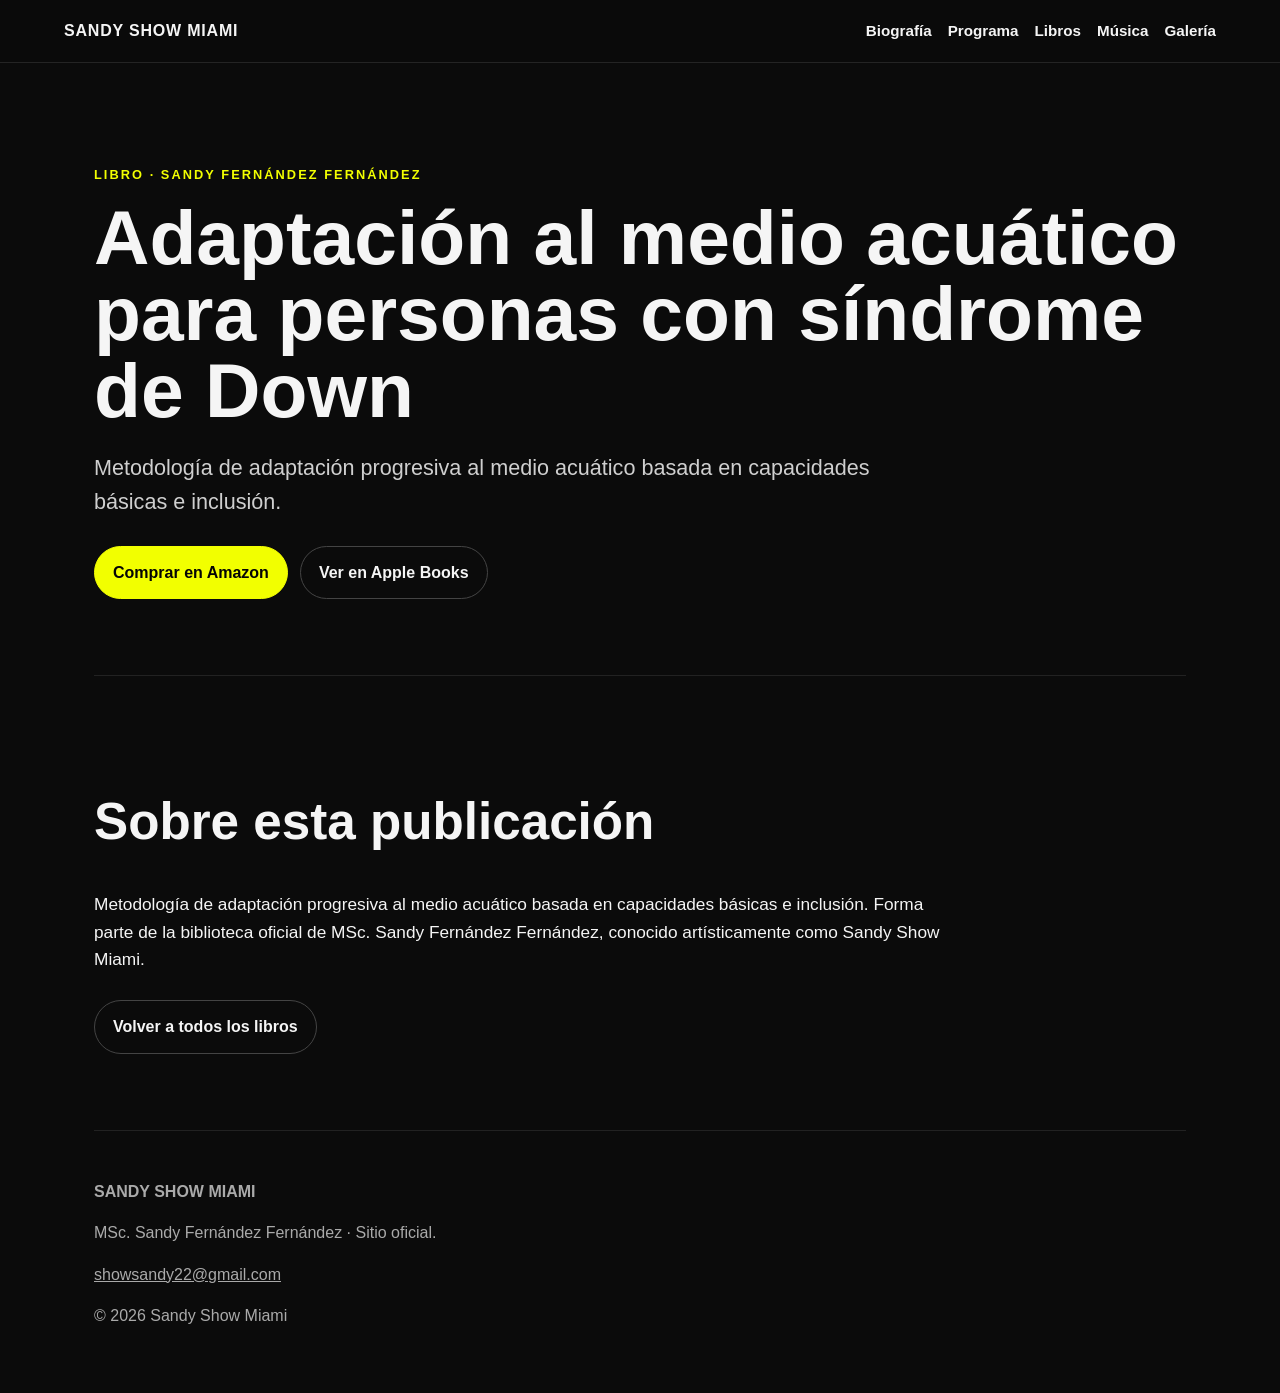
<file: natacion-sindrome-down.html>
<!doctype html><html lang="es"><head><meta charset="utf-8"><meta name="viewport" content="width=device-width,initial-scale=1"><title>Adaptación al medio acuático para personas con síndrome de Down | Sandy Fernández Fernández</title><meta name="description" content="Metodología de adaptación progresiva al medio acuático basada en capacidades básicas e inclusión. Libro de MSc. Sandy Fernández Fernández, Sandy Show Miami. Disponible en Amazon y Apple Books."><meta name="robots" content="index,follow,max-image-preview:large,max-snippet:-1,max-video-preview:-1"><link rel="canonical" href="https://sandyshowmiami.com/natacion-sindrome-down"><link rel="stylesheet" href="/styles.css"><meta property="og:type" content="website"><meta property="og:title" content="Adaptación al medio acuático para personas con síndrome de Down | Sandy Fernández Fernández"><meta property="og:description" content="Metodología de adaptación progresiva al medio acuático basada en capacidades básicas e inclusión. Libro de MSc. Sandy Fernández Fernández, Sandy Show Miami. Disponible en Amazon y Apple Books."><meta property="og:url" content="https://sandyshowmiami.com/natacion-sindrome-down"><meta name="twitter:card" content="summary_large_image"><script type="application/ld+json">{"@context":"https://schema.org","@type":"Book","name":"Adaptación al medio acuático para personas con síndrome de Down","author":{"@type":"Person","name":"MSc. Sandy Fernández Fernández","alternateName":"Sandy Show Miami"},"url":"https://sandyshowmiami.com/natacion-sindrome-down"}</script></head><body><header class="site-header"><a class="brand" href="/">SANDY SHOW MIAMI</a><nav aria-label="Principal"><a href="/biografia">Biografía</a><a href="/programa">Programa</a><a href="/libro">Libros</a><a href="/musica">Música</a><a href="/galeria">Galería</a></nav></header><main><section class="page-hero"><p class="eyebrow">LIBRO · SANDY FERNÁNDEZ FERNÁNDEZ</p><h1>Adaptación al medio acuático para personas con síndrome de Down</h1><p class="lead">Metodología de adaptación progresiva al medio acuático basada en capacidades básicas e inclusión.</p><div class="actions"><a class="btn primary" href="https://www.amazon.com/dp/B0H9PJOBRH">Comprar en Amazon</a><a class="btn" href="https://books.apple.com/mx/book/adaptaci%C3%B3n-al-medio-acu%C3%A1tico/id6804256939">Ver en Apple Books</a></div></section><section><h2>Sobre esta publicación</h2><p class="bio-copy">Metodología de adaptación progresiva al medio acuático basada en capacidades básicas e inclusión. Forma parte de la biblioteca oficial de MSc. Sandy Fernández Fernández, conocido artísticamente como Sandy Show Miami.</p><div class="actions"><a class="btn" href="/libro">Volver a todos los libros</a></div></section></main><footer><strong>SANDY SHOW MIAMI</strong><p>MSc. Sandy Fernández Fernández · Sitio oficial.</p><p><a href="mailto:showsandy22@gmail.com">showsandy22@gmail.com</a></p><p>© 2026 Sandy Show Miami</p></footer><script src="/script.js" defer></script></body></html>
</file>
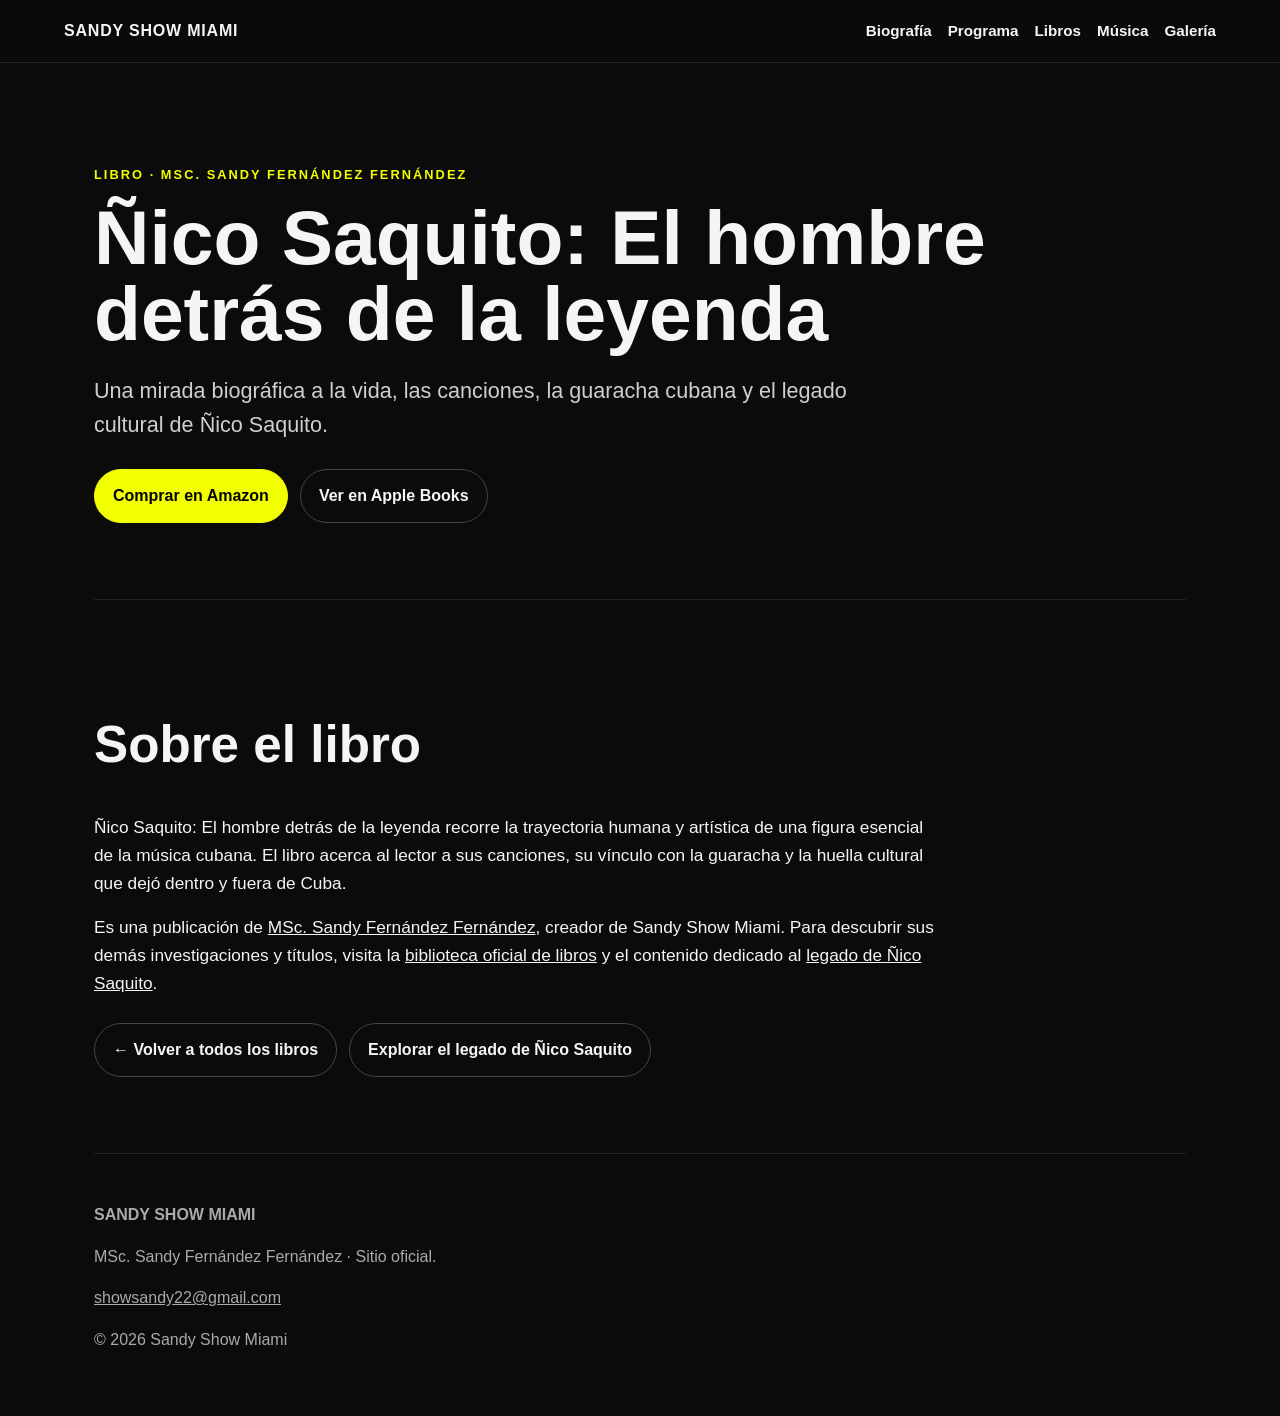
<file: nico-saquito-el-hombre-detras-de-la-leyenda.html>
<!doctype html><html lang="es"><head><meta charset="utf-8"><meta name="viewport" content="width=device-width,initial-scale=1"><title>Ñico Saquito: El hombre detrás de la leyenda | Libro de Sandy Fernández Fernández</title><meta name="description" content="Conoce Ñico Saquito: El hombre detrás de la leyenda, libro de MSc. Sandy Fernández Fernández sobre la vida, canciones, guaracha cubana y legado cultural de Ñico Saquito. Disponible en Amazon y Apple Books."><meta name="robots" content="index,follow,max-image-preview:large,max-snippet:-1,max-video-preview:-1"><link rel="canonical" href="https://sandyshowmiami.com/nico-saquito-el-hombre-detras-de-la-leyenda"><link rel="stylesheet" href="/styles.css"><meta property="og:type" content="book"><meta property="og:title" content="Ñico Saquito: El hombre detrás de la leyenda | Sandy Fernández Fernández"><meta property="og:description" content="Libro sobre la vida, canciones, guaracha cubana y legado cultural de Ñico Saquito, escrito por MSc. Sandy Fernández Fernández."><meta property="og:url" content="https://sandyshowmiami.com/nico-saquito-el-hombre-detras-de-la-leyenda"><meta name="twitter:card" content="summary_large_image"><script type="application/ld+json">{"@context":"https://schema.org","@type":"Book","name":"Ñico Saquito: El hombre detrás de la leyenda","description":"Biografía sobre la vida, canciones, guaracha cubana y legado cultural de Ñico Saquito.","inLanguage":"es","author":{"@type":"Person","name":"MSc. Sandy Fernández Fernández","alternateName":"Sandy Show Miami","url":"https://sandyshowmiami.com/biografia"},"about":[{"@type":"Person","name":"Ñico Saquito"},{"@type":"Thing","name":"Guaracha cubana"},{"@type":"Thing","name":"Música cubana"}],"url":"https://sandyshowmiami.com/nico-saquito-el-hombre-detras-de-la-leyenda","sameAs":["https://a.co/d/000w4yb0","https://books.apple.com/us/book/%C3%B1ico-saquito/id6804259719"]}</script></head><body><header class="site-header"><a class="brand" href="/">SANDY SHOW MIAMI</a><nav aria-label="Principal"><a href="/biografia">Biografía</a><a href="/programa">Programa</a><a href="/libro">Libros</a><a href="/musica">Música</a><a href="/galeria">Galería</a></nav></header><main><section class="page-hero"><p class="eyebrow">LIBRO · MSC. SANDY FERNÁNDEZ FERNÁNDEZ</p><h1>Ñico Saquito: El hombre detrás de la leyenda</h1><p class="lead">Una mirada biográfica a la vida, las canciones, la guaracha cubana y el legado cultural de Ñico Saquito.</p><div class="actions"><a class="btn primary" href="https://a.co/d/000w4yb0" target="_blank" rel="noopener">Comprar en Amazon</a><a class="btn" href="https://books.apple.com/us/book/%C3%B1ico-saquito/id6804259719" target="_blank" rel="noopener">Ver en Apple Books</a></div></section><section><h2>Sobre el libro</h2><p class="bio-copy">Ñico Saquito: El hombre detrás de la leyenda recorre la trayectoria humana y artística de una figura esencial de la música cubana. El libro acerca al lector a sus canciones, su vínculo con la guaracha y la huella cultural que dejó dentro y fuera de Cuba.</p><p class="bio-copy">Es una publicación de <a href="/biografia">MSc. Sandy Fernández Fernández</a>, creador de Sandy Show Miami. Para descubrir sus demás investigaciones y títulos, visita la <a href="/libro">biblioteca oficial de libros</a> y el contenido dedicado al <a href="/legado-nico-saquito">legado de Ñico Saquito</a>.</p><div class="actions"><a class="btn" href="/libro">← Volver a todos los libros</a><a class="btn" href="/legado-nico-saquito">Explorar el legado de Ñico Saquito</a></div></section></main><footer><strong>SANDY SHOW MIAMI</strong><p>MSc. Sandy Fernández Fernández · Sitio oficial.</p><p><a href="mailto:showsandy22@gmail.com">showsandy22@gmail.com</a></p><p>© 2026 Sandy Show Miami</p></footer><script src="/script.js" defer></script></body></html>
</file>
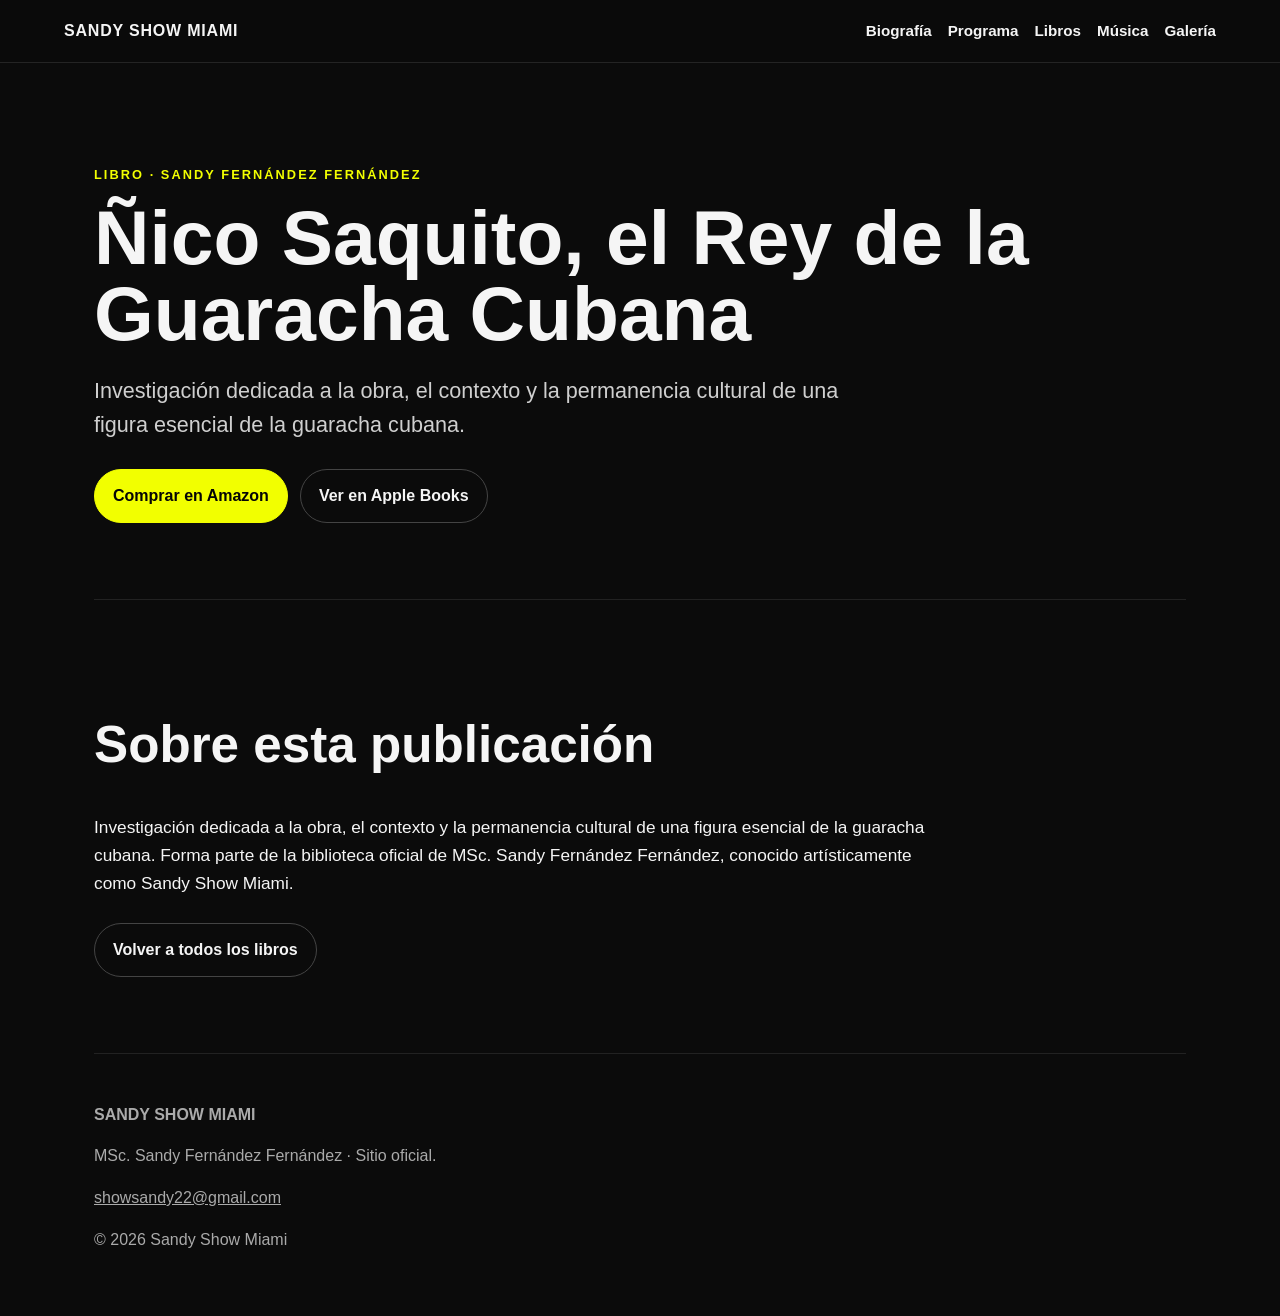
<file: nico-saquito-rey-guaracha-cubana.html>
<!doctype html><html lang="es"><head><meta charset="utf-8"><meta name="viewport" content="width=device-width,initial-scale=1"><title>Ñico Saquito, el Rey de la Guaracha Cubana | Sandy Fernández Fernández</title><meta name="description" content="Investigación dedicada a la obra, el contexto y la permanencia cultural de una figura esencial de la guaracha cubana. Libro de MSc. Sandy Fernández Fernández, Sandy Show Miami. Disponible en Amazon y Apple Books."><meta name="robots" content="index,follow,max-image-preview:large,max-snippet:-1,max-video-preview:-1"><link rel="canonical" href="https://sandyshowmiami.com/nico-saquito-rey-guaracha-cubana"><link rel="stylesheet" href="/styles.css"><meta property="og:type" content="website"><meta property="og:title" content="Ñico Saquito, el Rey de la Guaracha Cubana | Sandy Fernández Fernández"><meta property="og:description" content="Investigación dedicada a la obra, el contexto y la permanencia cultural de una figura esencial de la guaracha cubana. Libro de MSc. Sandy Fernández Fernández, Sandy Show Miami. Disponible en Amazon y Apple Books."><meta property="og:url" content="https://sandyshowmiami.com/nico-saquito-rey-guaracha-cubana"><meta name="twitter:card" content="summary_large_image"><script type="application/ld+json">{"@context":"https://schema.org","@type":"Book","name":"Ñico Saquito, el Rey de la Guaracha Cubana","author":{"@type":"Person","name":"MSc. Sandy Fernández Fernández","alternateName":"Sandy Show Miami"},"url":"https://sandyshowmiami.com/nico-saquito-rey-guaracha-cubana"}</script></head><body><header class="site-header"><a class="brand" href="/">SANDY SHOW MIAMI</a><nav aria-label="Principal"><a href="/biografia">Biografía</a><a href="/programa">Programa</a><a href="/libro">Libros</a><a href="/musica">Música</a><a href="/galeria">Galería</a></nav></header><main><section class="page-hero"><p class="eyebrow">LIBRO · SANDY FERNÁNDEZ FERNÁNDEZ</p><h1>Ñico Saquito, el Rey de la Guaracha Cubana</h1><p class="lead">Investigación dedicada a la obra, el contexto y la permanencia cultural de una figura esencial de la guaracha cubana.</p><div class="actions"><a class="btn primary" href="https://www.amazon.com/dp/B0GX5HVBYL">Comprar en Amazon</a><a class="btn" href="https://books.apple.com/us/book/%C3%B1ico-saquito/id6804259518">Ver en Apple Books</a></div></section><section><h2>Sobre esta publicación</h2><p class="bio-copy">Investigación dedicada a la obra, el contexto y la permanencia cultural de una figura esencial de la guaracha cubana. Forma parte de la biblioteca oficial de MSc. Sandy Fernández Fernández, conocido artísticamente como Sandy Show Miami.</p><div class="actions"><a class="btn" href="/libro">Volver a todos los libros</a></div></section></main><footer><strong>SANDY SHOW MIAMI</strong><p>MSc. Sandy Fernández Fernández · Sitio oficial.</p><p><a href="mailto:showsandy22@gmail.com">showsandy22@gmail.com</a></p><p>© 2026 Sandy Show Miami</p></footer><script src="/script.js" defer></script></body></html>
</file>
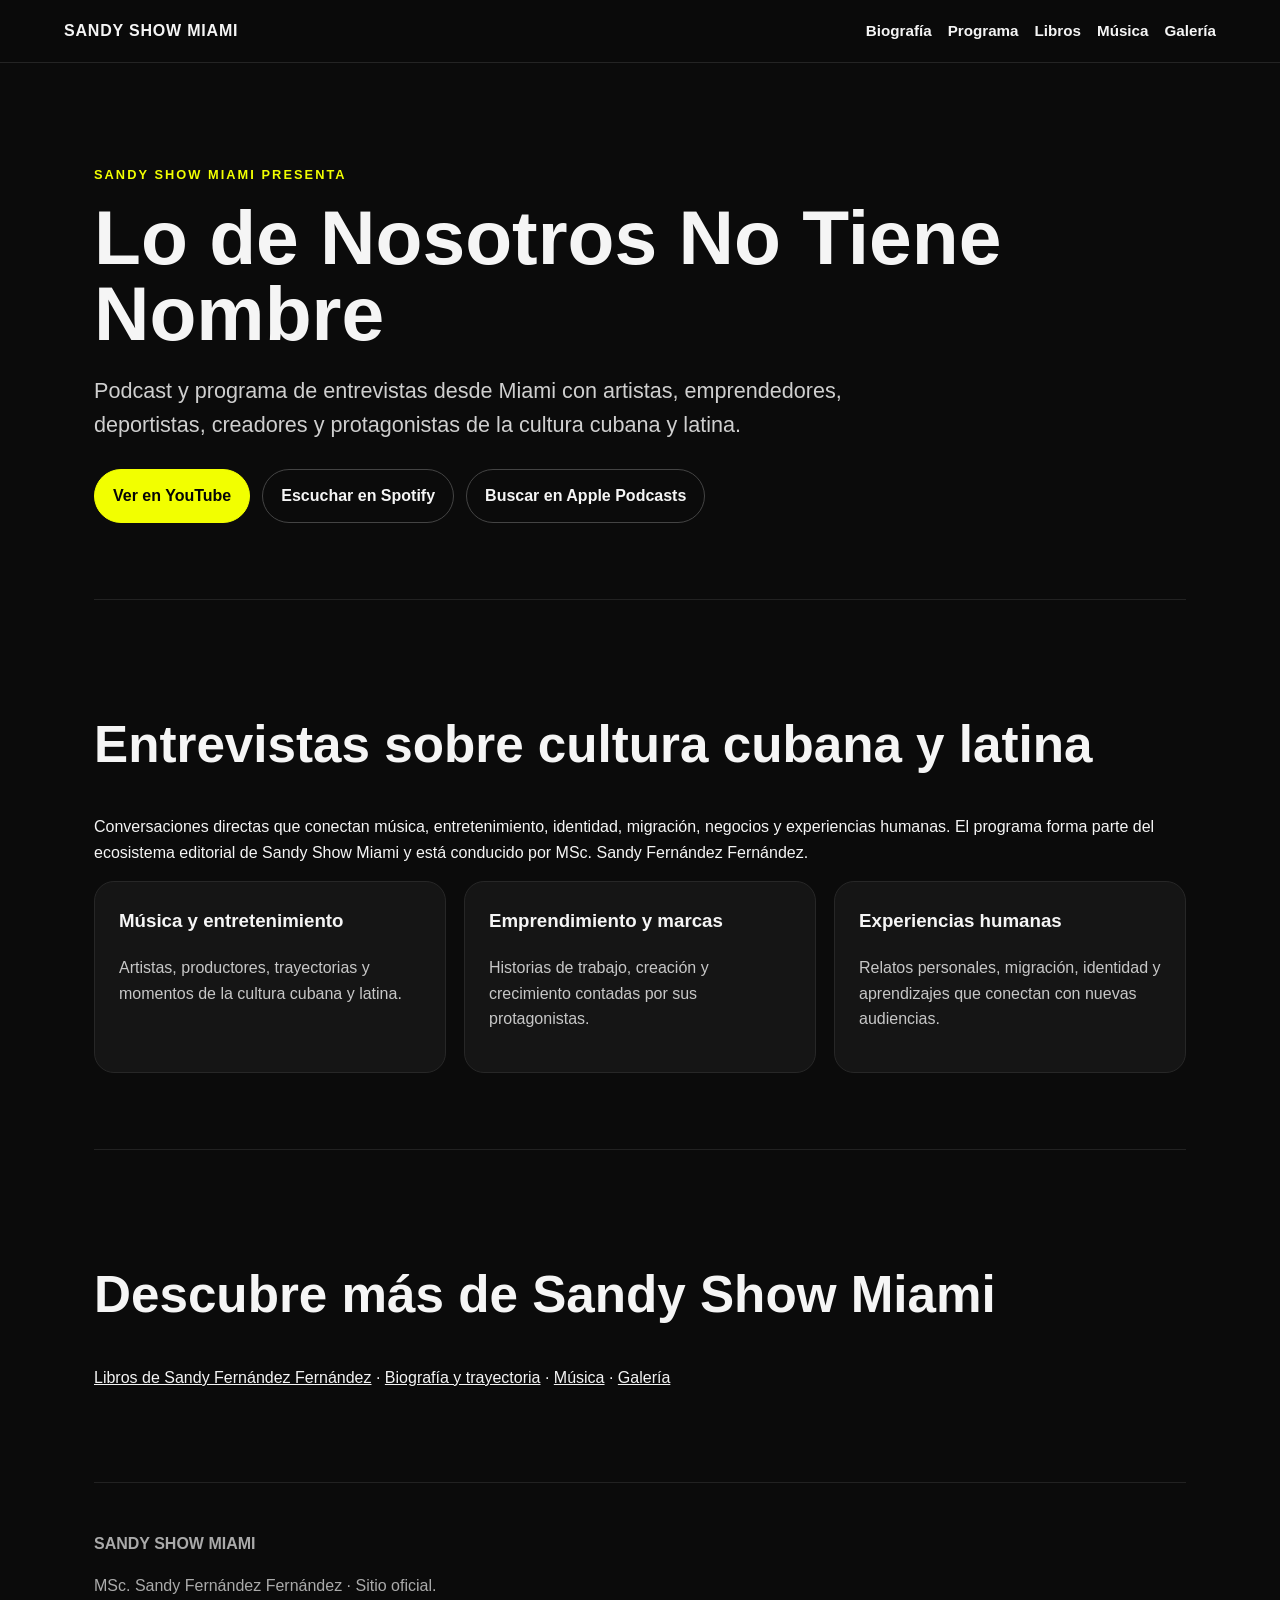
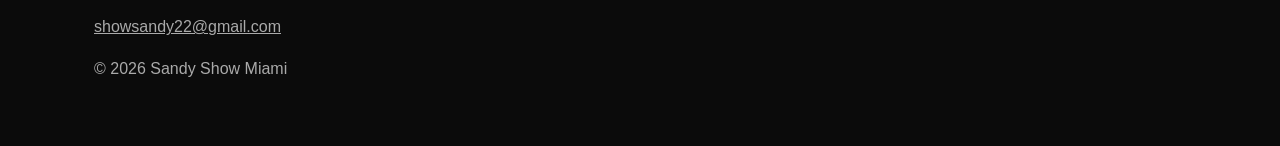
<file: programa.html>
<!doctype html><html lang="es"><head><meta charset="utf-8"><meta name="viewport" content="width=device-width,initial-scale=1"><title>Lo de Nosotros No Tiene Nombre | Podcast cubano y latino | Sandy Show Miami</title><meta name="description" content="Lo de Nosotros No Tiene Nombre, podcast y programa de entrevistas de Sandy Show Miami con MSc. Sandy Fernández Fernández: artistas, música cubana y latina, creadores, emprendimiento, migración e historias humanas."><meta name="robots" content="index,follow,max-image-preview:large,max-snippet:-1,max-video-preview:-1"><link rel="canonical" href="https://sandyshowmiami.com/programa"><link rel="stylesheet" href="/styles.css"><meta property="og:type" content="website"><meta property="og:title" content="Lo de Nosotros No Tiene Nombre | Podcast cubano y latino"><meta property="og:description" content="Entrevistas con artistas, creadores y protagonistas de la cultura cubana y latina, conducidas por MSc. Sandy Fernández Fernández."><meta property="og:url" content="https://sandyshowmiami.com/programa"><meta name="twitter:card" content="summary_large_image"><script type="application/ld+json">{"@context":"https://schema.org","@type":"PodcastSeries","@id":"https://sandyshowmiami.com/programa#podcast","name":"Lo de Nosotros No Tiene Nombre","description":"Podcast y programa de entrevistas sobre música, cultura cubana y latina, creadores, emprendimiento, migración e historias humanas.","creator":{"@type":"Person","@id":"https://sandyshowmiami.com/#person","name":"MSc. Sandy Fernández Fernández","alternateName":["Sandy Fernández Fernández","Sandy Show Miami"]},"publisher":{"@type":"Organization","@id":"https://sandyshowmiami.com/#brand","name":"Sandy Show Miami"},"url":"https://sandyshowmiami.com/programa","inLanguage":"es","sameAs":["https://www.youtube.com/@LoDeNosotrosNoTieneNombre","https://open.spotify.com/show/033Y5hWuuSFOrQjXO4KJoz"]}</script></head><body><header class="site-header"><a class="brand" href="/">SANDY SHOW MIAMI</a><nav aria-label="Principal"><a href="/biografia">Biografía</a><a href="/programa">Programa</a><a href="/libro">Libros</a><a href="/musica">Música</a><a href="/galeria">Galería</a></nav></header><main><section class="page-hero"><p class="eyebrow">SANDY SHOW MIAMI PRESENTA</p><h1>Lo de Nosotros No Tiene Nombre</h1><p class="lead">Podcast y programa de entrevistas desde Miami con artistas, emprendedores, deportistas, creadores y protagonistas de la cultura cubana y latina.</p><div class="actions"><a class="btn primary" href="https://www.youtube.com/@LoDeNosotrosNoTieneNombre" target="_blank" rel="noopener">Ver en YouTube</a><a class="btn" href="https://open.spotify.com/show/033Y5hWuuSFOrQjXO4KJoz" target="_blank" rel="noopener">Escuchar en Spotify</a><a class="btn" href="https://podcasts.apple.com/us/search?term=Lo%20de%20Nosotros%20No%20Tiene%20Nombre" target="_blank" rel="noopener">Buscar en Apple Podcasts</a></div></section><section><h2>Entrevistas sobre cultura cubana y latina</h2><p>Conversaciones directas que conectan música, entretenimiento, identidad, migración, negocios y experiencias humanas. El programa forma parte del ecosistema editorial de Sandy Show Miami y está conducido por MSc. Sandy Fernández Fernández.</p><div class="grid three"><article><h3>Música y entretenimiento</h3><p>Artistas, productores, trayectorias y momentos de la cultura cubana y latina.</p></article><article><h3>Emprendimiento y marcas</h3><p>Historias de trabajo, creación y crecimiento contadas por sus protagonistas.</p></article><article><h3>Experiencias humanas</h3><p>Relatos personales, migración, identidad y aprendizajes que conectan con nuevas audiencias.</p></article></div></section><section><h2>Descubre más de Sandy Show Miami</h2><p><a href="/libro">Libros de Sandy Fernández Fernández</a> · <a href="/biografia">Biografía y trayectoria</a> · <a href="/musica">Música</a> · <a href="/galeria">Galería</a></p></section></main><footer><strong>SANDY SHOW MIAMI</strong><p>MSc. Sandy Fernández Fernández · Sitio oficial.</p><p><a href="mailto:showsandy22@gmail.com">showsandy22@gmail.com</a></p><p>© 2026 Sandy Show Miami</p></footer><script src="/script.js" defer></script></body></html>
</file>
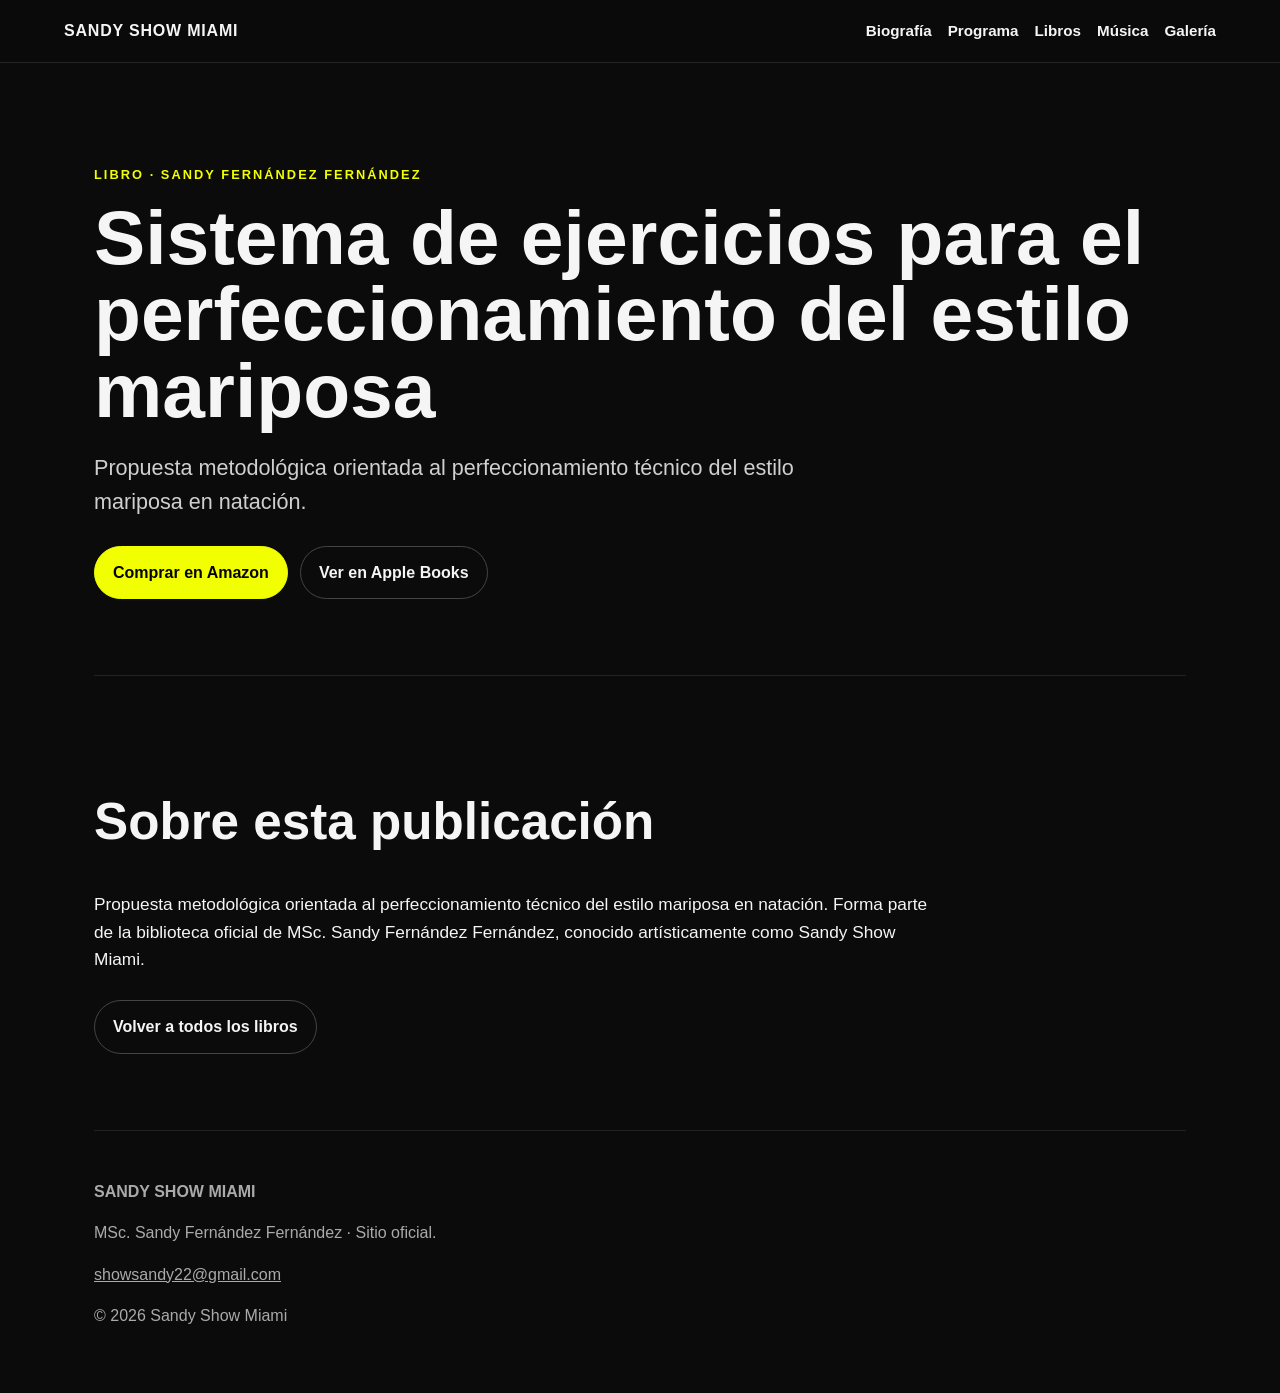
<file: sistema-ejercicios-mariposa.html>
<!doctype html><html lang="es"><head><meta charset="utf-8"><meta name="viewport" content="width=device-width,initial-scale=1"><title>Sistema de ejercicios para el perfeccionamiento del estilo mariposa | Sandy Fernández Fernández</title><meta name="description" content="Propuesta metodológica orientada al perfeccionamiento técnico del estilo mariposa en natación. Libro de MSc. Sandy Fernández Fernández, Sandy Show Miami. Disponible en Amazon y Apple Books."><meta name="robots" content="index,follow,max-image-preview:large,max-snippet:-1,max-video-preview:-1"><link rel="canonical" href="https://sandyshowmiami.com/sistema-ejercicios-mariposa"><link rel="stylesheet" href="/styles.css"><meta property="og:type" content="website"><meta property="og:title" content="Sistema de ejercicios para el perfeccionamiento del estilo mariposa | Sandy Fernández Fernández"><meta property="og:description" content="Propuesta metodológica orientada al perfeccionamiento técnico del estilo mariposa en natación. Libro de MSc. Sandy Fernández Fernández, Sandy Show Miami. Disponible en Amazon y Apple Books."><meta property="og:url" content="https://sandyshowmiami.com/sistema-ejercicios-mariposa"><meta name="twitter:card" content="summary_large_image"><script type="application/ld+json">{"@context":"https://schema.org","@type":"Book","name":"Sistema de ejercicios para el perfeccionamiento del estilo mariposa","author":{"@type":"Person","name":"MSc. Sandy Fernández Fernández","alternateName":"Sandy Show Miami"},"url":"https://sandyshowmiami.com/sistema-ejercicios-mariposa"}</script></head><body><header class="site-header"><a class="brand" href="/">SANDY SHOW MIAMI</a><nav aria-label="Principal"><a href="/biografia">Biografía</a><a href="/programa">Programa</a><a href="/libro">Libros</a><a href="/musica">Música</a><a href="/galeria">Galería</a></nav></header><main><section class="page-hero"><p class="eyebrow">LIBRO · SANDY FERNÁNDEZ FERNÁNDEZ</p><h1>Sistema de ejercicios para el perfeccionamiento del estilo mariposa</h1><p class="lead">Propuesta metodológica orientada al perfeccionamiento técnico del estilo mariposa en natación.</p><div class="actions"><a class="btn primary" href="https://www.amazon.com/dp/B0H9JCRZ8W">Comprar en Amazon</a><a class="btn" href="https://books.apple.com/us/book/a-system-of-exercises-for-improving-butterfly/id6804263588">Ver en Apple Books</a></div></section><section><h2>Sobre esta publicación</h2><p class="bio-copy">Propuesta metodológica orientada al perfeccionamiento técnico del estilo mariposa en natación. Forma parte de la biblioteca oficial de MSc. Sandy Fernández Fernández, conocido artísticamente como Sandy Show Miami.</p><div class="actions"><a class="btn" href="/libro">Volver a todos los libros</a></div></section></main><footer><strong>SANDY SHOW MIAMI</strong><p>MSc. Sandy Fernández Fernández · Sitio oficial.</p><p><a href="mailto:showsandy22@gmail.com">showsandy22@gmail.com</a></p><p>© 2026 Sandy Show Miami</p></footer><script src="/script.js" defer></script></body></html>
</file>
<file: styles.css>
*{box-sizing:border-box}html{scroll-behavior:smooth}body{margin:0;font-family:Inter,Arial,sans-serif;background:#0b0b0b;color:#f5f5f5;line-height:1.6}a{color:inherit}a:hover{opacity:.82}.site-header{position:sticky;top:0;z-index:20;display:flex;justify-content:space-between;align-items:center;gap:20px;padding:18px clamp(20px,5vw,72px);background:rgba(11,11,11,.94);backdrop-filter:blur(10px);border-bottom:1px solid #242424}.brand{font-weight:900;letter-spacing:.05em;text-decoration:none}.site-header nav{display:flex;flex-wrap:wrap;gap:16px}.site-header nav a{text-decoration:none;font-weight:700;font-size:.95rem}main{max-width:1220px;margin:auto;padding:0 clamp(20px,5vw,72px)}section{padding:76px 0;border-bottom:1px solid #222}.hero{padding-top:110px;padding-bottom:100px}.eyebrow{font-size:.8rem;font-weight:900;letter-spacing:.16em;text-transform:uppercase;color:#f2ff00}.hero h1{font-size:clamp(2.6rem,7vw,6.8rem);line-height:.95;margin:.15em 0 .3em;max-width:1000px}.hero h1 span{display:block;color:#f2ff00}.lead{font-size:clamp(1.05rem,2vw,1.35rem);max-width:780px;color:#cfcfcf}.actions{display:flex;flex-wrap:wrap;gap:12px;margin-top:26px}.btn{display:inline-block;text-decoration:none;border:1px solid #444;padding:13px 18px;border-radius:999px;font-weight:800}.btn.primary{background:#f2ff00;color:#050505;border-color:#f2ff00}.grid{display:grid;gap:18px}.grid.four{grid-template-columns:repeat(4,1fr)}.grid.three{grid-template-columns:repeat(3,1fr)}article{background:#151515;border:1px solid #272727;border-radius:20px;padding:24px}article h2,article h3{margin-top:0}article p{color:#c7c7c7}.spotlight{display:grid;grid-template-columns:1.4fr 1fr;gap:36px;align-items:center;background:#111;padding-left:32px;padding-right:32px;border-radius:28px;margin:54px 0}.spotlight h2,section>h2{font-size:clamp(2rem,4vw,3.7rem);line-height:1.05}.socials{display:flex;flex-wrap:wrap;gap:12px}.socials a{border:1px solid #333;border-radius:999px;padding:12px 16px;text-decoration:none;font-weight:800}footer{padding:48px clamp(20px,5vw,72px);max-width:1220px;margin:auto;color:#aaa}.page-hero{padding-top:90px}.page-hero h1{font-size:clamp(2.5rem,6vw,5.6rem);line-height:1;margin:.15em 0}.book-card .store-links{display:flex;gap:10px;flex-wrap:wrap;margin-top:14px}.store-links a{font-weight:800}.bio-copy{max-width:850px;font-size:1.08rem}.gallery-placeholder{display:grid;place-items:center;min-height:220px;border:1px dashed #444;border-radius:18px;color:#aaa;text-align:center;padding:24px}@media(max-width:900px){.grid.four,.grid.three,.spotlight{grid-template-columns:1fr 1fr}.site-header{align-items:flex-start}.site-header nav{display:none}.spotlight{grid-template-columns:1fr}}@media(max-width:620px){.grid.four,.grid.three{grid-template-columns:1fr}.hero{padding-top:72px}.hero h1{font-size:3.1rem}section{padding:54px 0}}
</file>
